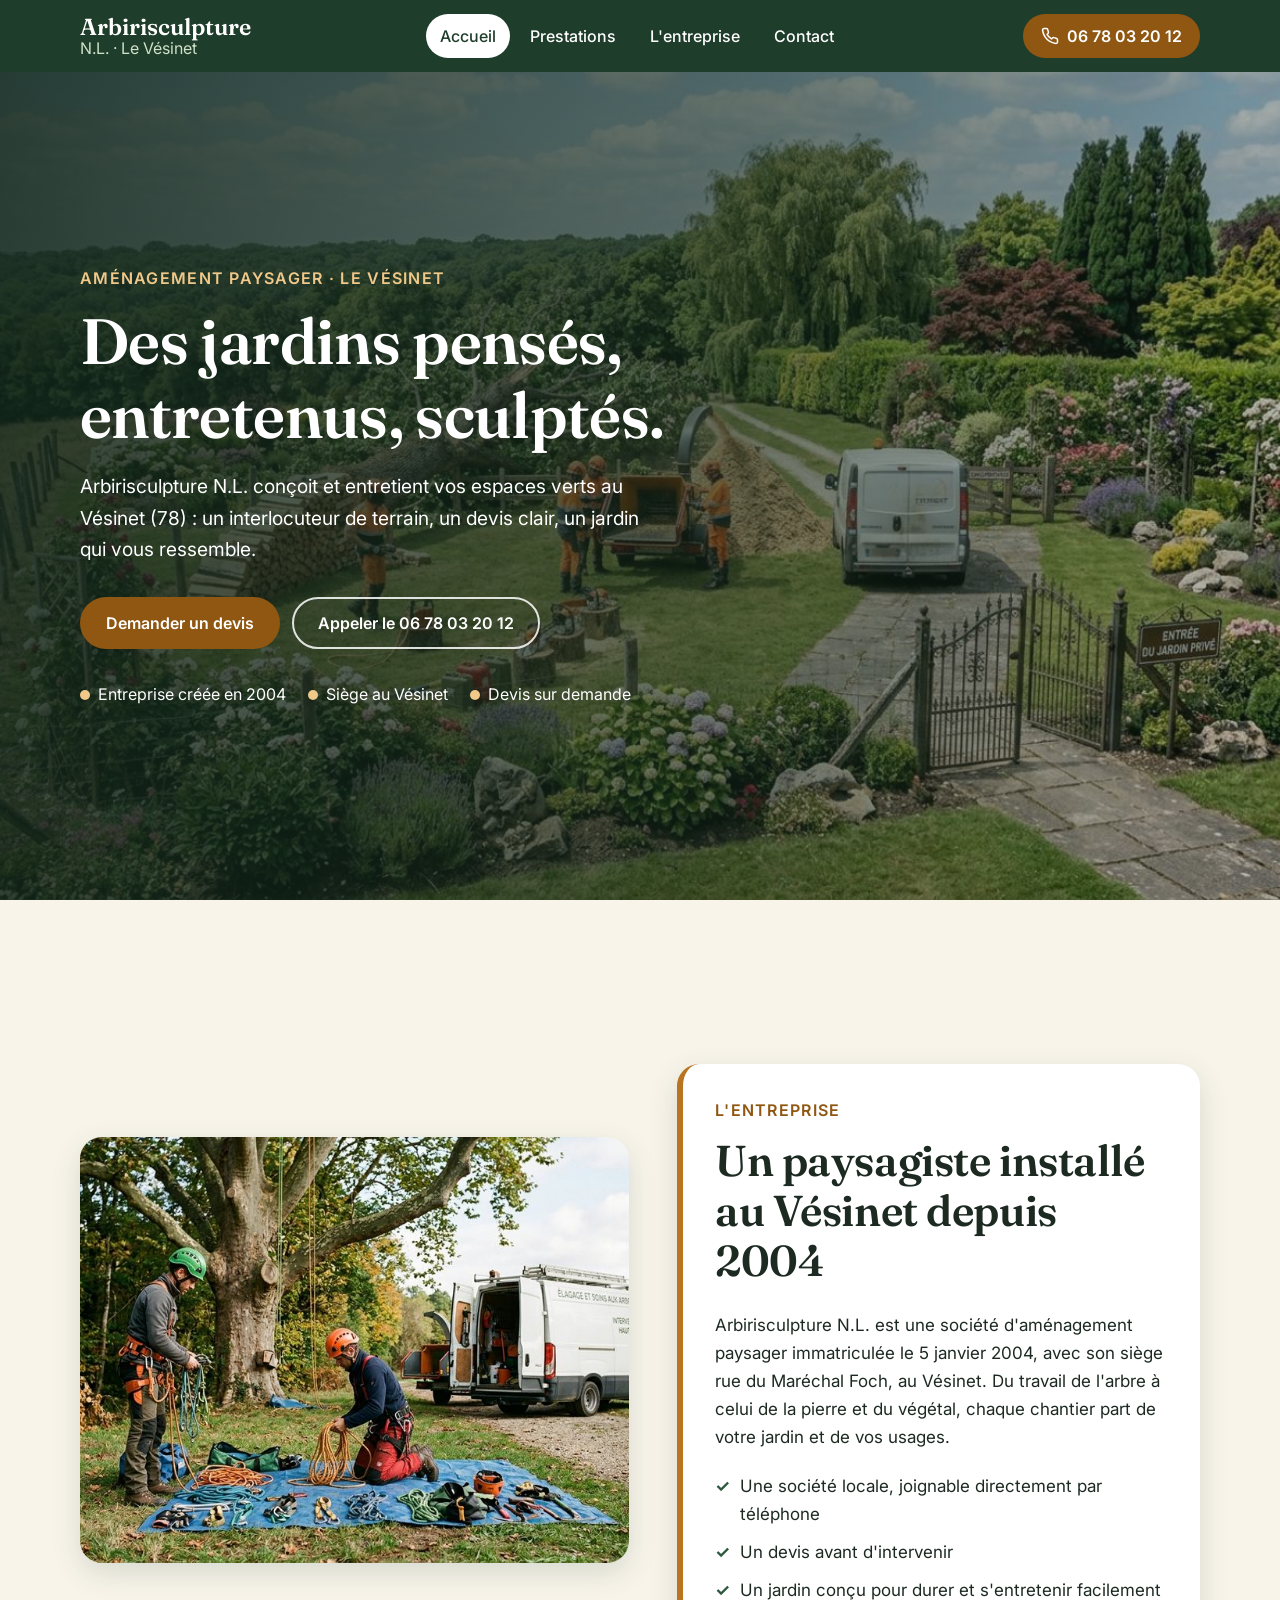
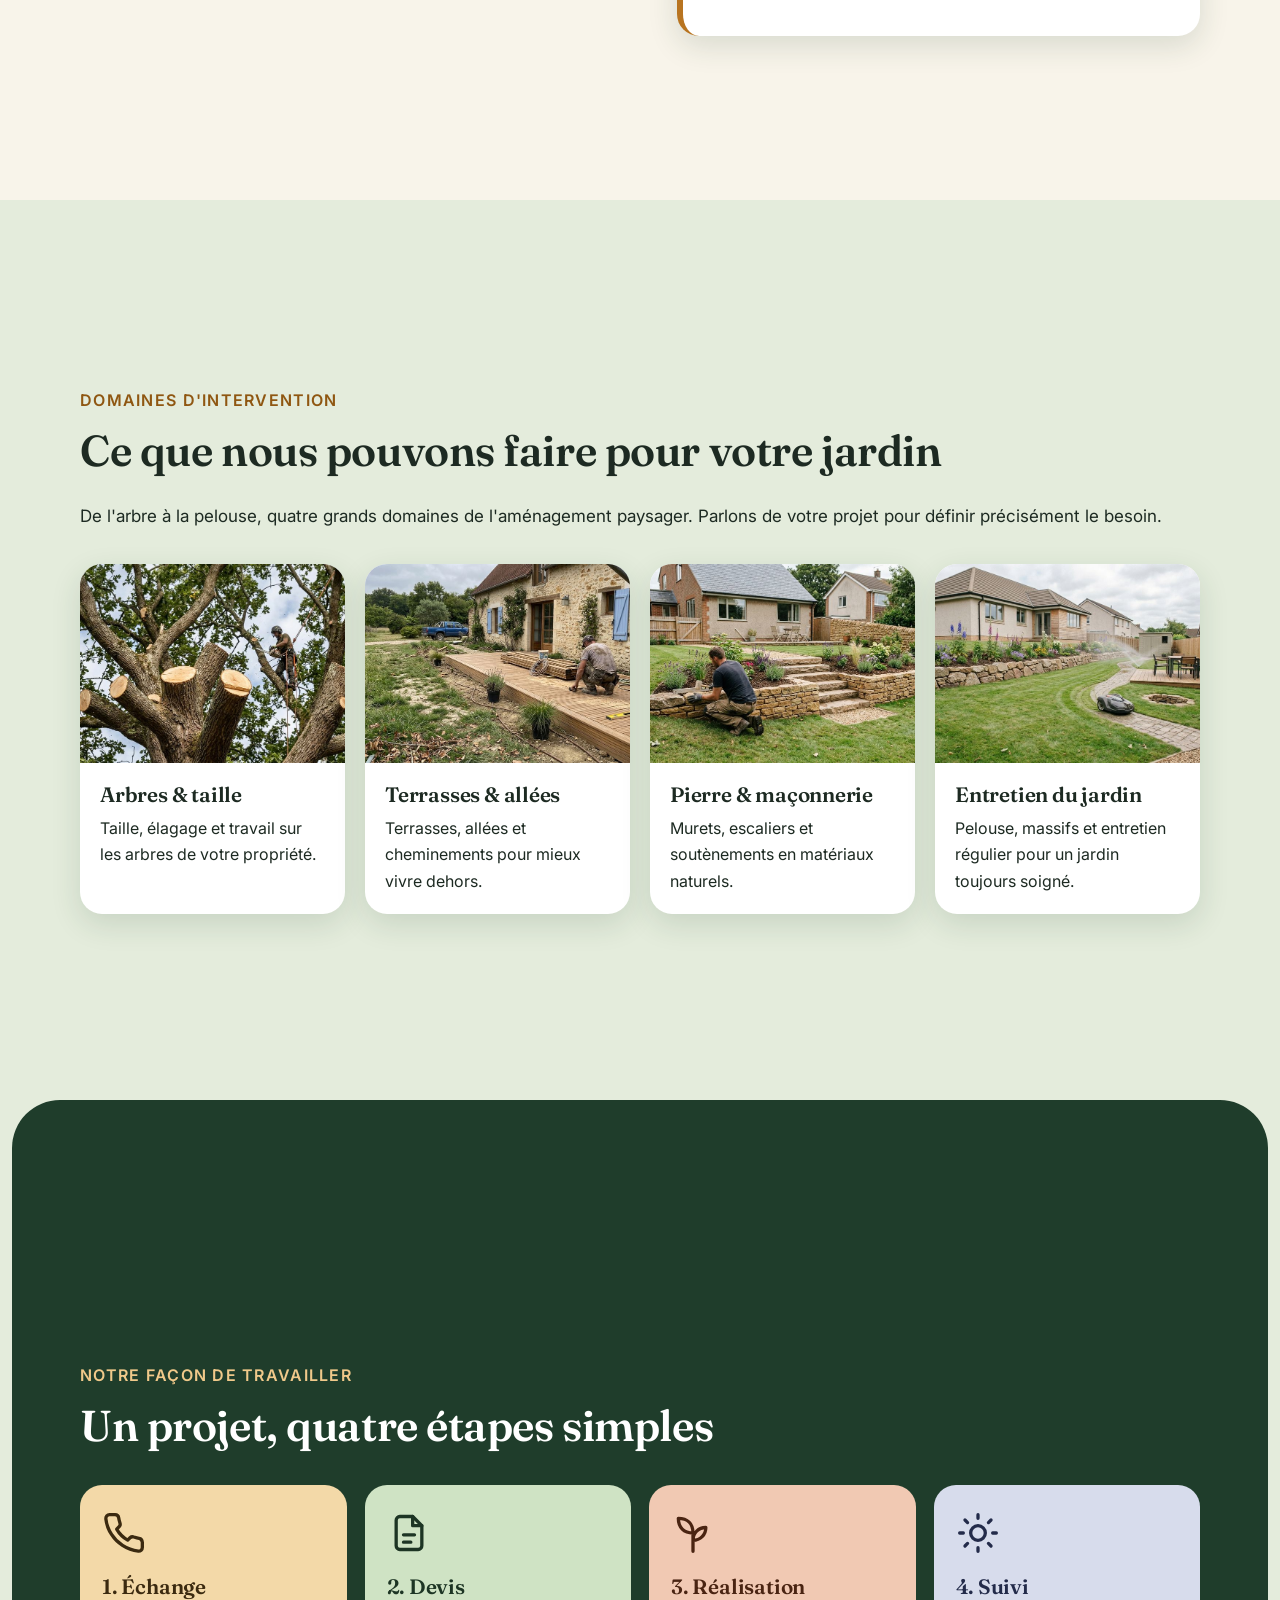
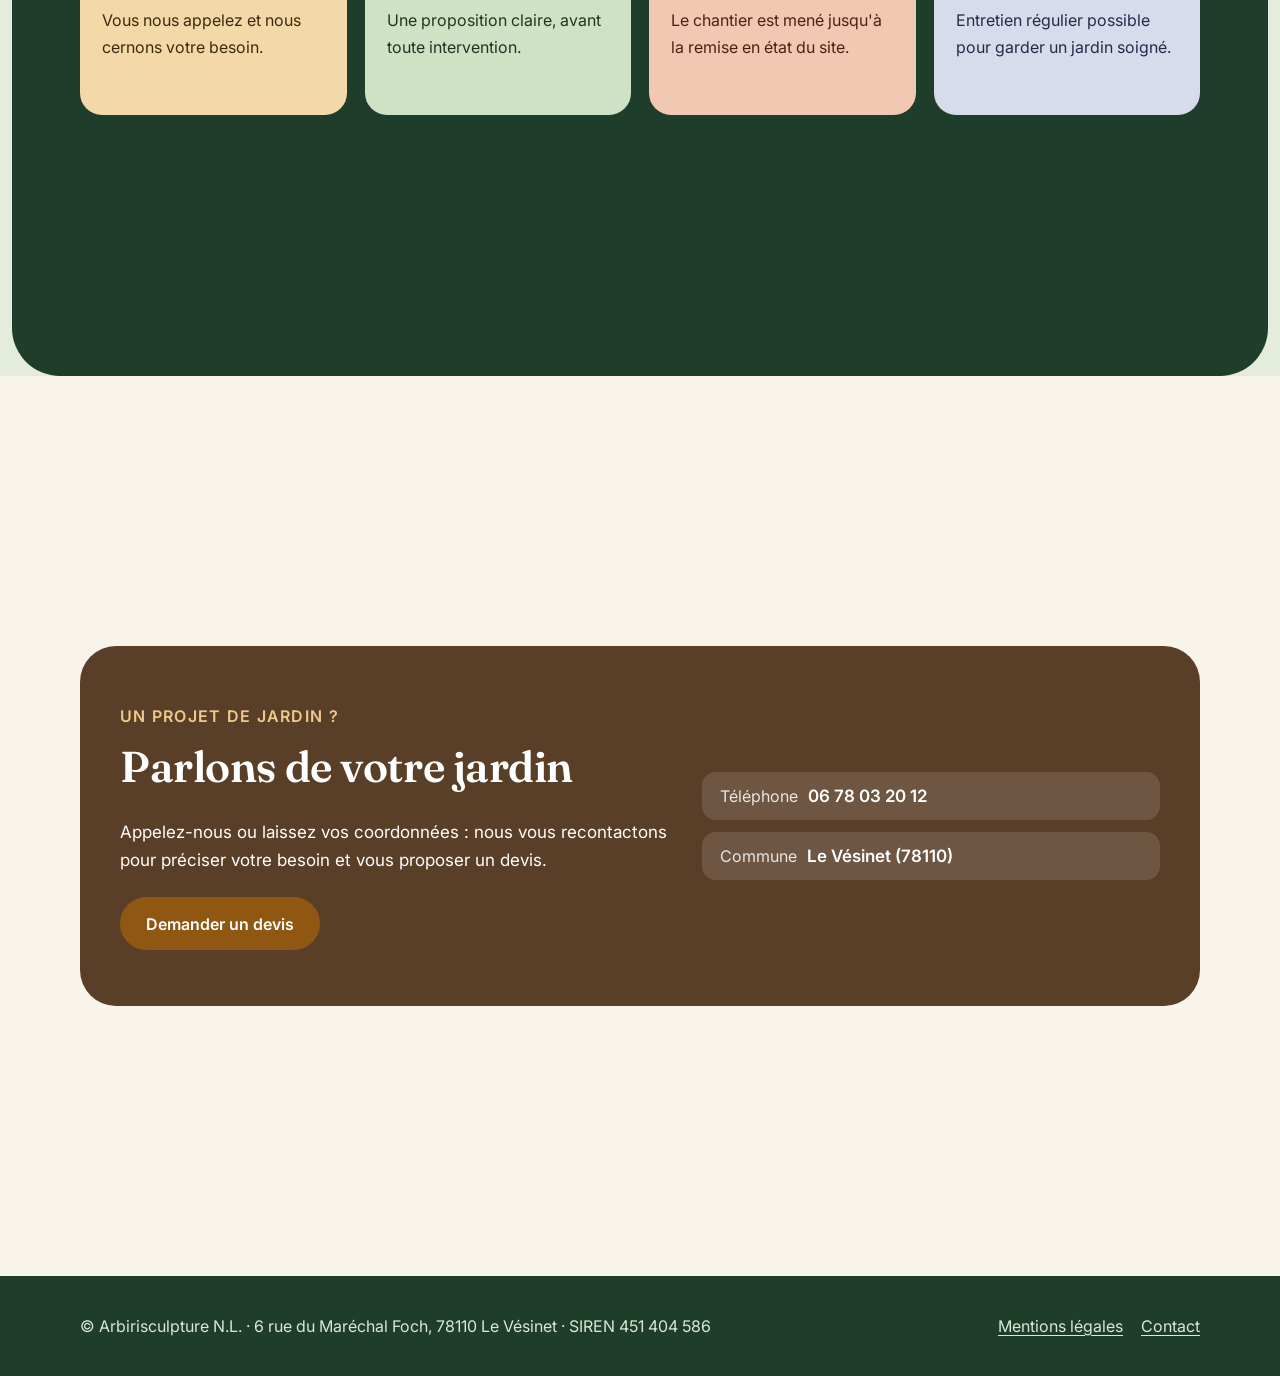
<file: index.html>
<!DOCTYPE html>
<html lang="fr">
<head>
<meta charset="utf-8">
<meta name="viewport" content="width=device-width, initial-scale=1">
<title>Arbirisculpture N.L. | Aménagement paysager au Vésinet</title>
<meta name="description" content="Arbirisculpture N.L., entreprise d'aménagement paysager installée au Vésinet (78) : création et entretien de jardins, terrasses, allées et espaces verts.">
<meta name="robots" content="noindex, nofollow">
<link rel="icon" href="data:image/svg+xml,%3Csvg xmlns='http://www.w3.org/2000/svg' viewBox='0 0 64 64'%3E%3Crect width='64' height='64' rx='14' fill='%231f3d2b'/%3E%3Cpath d='M32 50V30M32 30c-9 0-14-6-14-14 9 0 14 6 14 14zm0 6c8 0 12-5 12-12-8 0-12 5-12 12z' fill='none' stroke='%23f0c98a' stroke-width='4' stroke-linecap='round' stroke-linejoin='round'/%3E%3C/svg%3E">
<link rel="preconnect" href="https://fonts.googleapis.com"><link rel="preconnect" href="https://fonts.gstatic.com" crossorigin>
<link rel="stylesheet" href="https://fonts.googleapis.com/css2?family=Fraunces:wght@600&family=Inter:wght@400;500;600&display=swap">
<link rel="stylesheet" href="css/style.css">
</head>
<body>
<header class="site-header">
<div class="wrap nav">
<a class="logo" href="https://webaunet.github.io/arbirisculpture-nl/" aria-label="Arbirisculpture N.L., accueil"><b>Arbirisculpture</b><small>N.L. · Le Vésinet</small></a>
<nav aria-label="Navigation principale">
<ul class="menu" id="menu">
<li><a href="index.html" aria-current="page">Accueil</a></li>
<li><a href="prestations.html">Prestations</a></li>
<li><a href="entreprise.html">L'entreprise</a></li>
<li><a href="contact.html">Contact</a></li>
</ul>
</nav>
<div class="nav-r">
<a class="tel" href="tel:+33678032012" aria-label="Appeler le 06 78 03 20 12"><svg width="18" height="18" viewBox="0 0 24 24" fill="none" stroke="currentColor" stroke-width="2" stroke-linecap="round" stroke-linejoin="round" aria-hidden="true"><path d="M22 16.9v3a2 2 0 0 1-2.2 2 19.8 19.8 0 0 1-8.6-3.1 19.5 19.5 0 0 1-6-6A19.8 19.8 0 0 1 2.1 4.2 2 2 0 0 1 4.1 2h3a2 2 0 0 1 2 1.7c.1 1 .4 1.9.7 2.8a2 2 0 0 1-.5 2.1L8 9.9a16 16 0 0 0 6 6l1.3-1.3a2 2 0 0 1 2.1-.4c.9.3 1.8.6 2.8.7a2 2 0 0 1 1.7 2z"/></svg><span>06 78 03 20 12</span></a>
<button class="burger" type="button" aria-expanded="false" aria-controls="menu" aria-label="Ouvrir le menu"><span></span></button>
</div>
</div>
</header>

<main>
<section class="hero" aria-labelledby="t-hero">
<img src="images/jardin-equipe-entretien.jpg" alt="Équipe de paysagistes au travail dans un grand jardin fleuri avec allée dallée" width="1400" height="764" fetchpriority="high">
<div class="wrap">
<span class="eyebrow">Aménagement paysager · Le Vésinet</span>
<h1 id="t-hero">Des jardins pensés, entretenus, sculptés.</h1>
<p class="lead">Arbirisculpture N.L. conçoit et entretient vos espaces verts au Vésinet (78) : un interlocuteur de terrain, un devis clair, un jardin qui vous ressemble.</p>
<div class="actions">
<a class="btn btn-p" href="contact.html">Demander un devis</a>
<a class="btn btn-s" href="tel:+33678032012">Appeler le 06 78 03 20 12</a>
</div>
<ul class="puces"><li>Entreprise créée en 2004</li><li>Siège au Vésinet</li><li>Devis sur demande</li></ul>
</div>
</section>

<section class="sec intro" aria-labelledby="t-intro">
<div class="wrap duo">
<div class="photo"><img src="images/equipe-materiel-arboriste.jpg" alt="Arboristes grimpeurs équipés préparant leur matériel près d'un grand arbre" width="1000" height="545" loading="lazy"></div>
<div class="carte">
<span class="eyebrow">L'entreprise</span>
<h2 id="t-intro">Un paysagiste installé au Vésinet depuis 2004</h2>
<p>Arbirisculpture N.L. est une société d'aménagement paysager immatriculée le 5 janvier 2004, avec son siège rue du Maréchal Foch, au Vésinet. Du travail de l'arbre à celui de la pierre et du végétal, chaque chantier part de votre jardin et de vos usages.</p>
<ul class="faits"><li>Une société locale, joignable directement par téléphone</li><li>Un devis avant d'intervenir</li><li>Un jardin conçu pour durer et s'entretenir facilement</li></ul>
</div>
</div>
</section>

<section class="sec services" id="prestations" aria-labelledby="t-svc">
<div class="wrap">
<span class="eyebrow">Domaines d'intervention</span>
<h2 id="t-svc">Ce que nous pouvons faire pour votre jardin</h2>
<p>De l'arbre à la pelouse, quatre grands domaines de l'aménagement paysager. Parlons de votre projet pour définir précisément le besoin.</p>
<div class="grille">
<article class="svc"><img src="images/taille-reduction-arbre.jpg" alt="Arboriste en hauteur dans un chêne après une taille de réduction" width="1000" height="545" loading="lazy"><div><h3>Arbres &amp; taille</h3><p>Taille, élagage et travail sur les arbres de votre propriété.</p></div></article>
<article class="svc"><img src="images/terrasse-bois.jpg" alt="Pose d'une terrasse en bois devant une maison en pierre" width="1000" height="545" loading="lazy"><div><h3>Terrasses &amp; allées</h3><p>Terrasses, allées et cheminements pour mieux vivre dehors.</p></div></article>
<article class="svc"><img src="images/muret-pierre-seche.jpg" alt="Paysagiste montant un muret en pierre naturelle autour d'un massif" width="1000" height="545" loading="lazy"><div><h3>Pierre &amp; maçonnerie</h3><p>Murets, escaliers et soutènements en matériaux naturels.</p></div></article>
<article class="svc"><img src="images/pelouse-entretien.jpg" alt="Pelouse entretenue et massif fleuri dans un jardin de particulier" width="1000" height="545" loading="lazy"><div><h3>Entretien du jardin</h3><p>Pelouse, massifs et entretien régulier pour un jardin toujours soigné.</p></div></article>
</div>
</div>
</section>

<section class="band" aria-labelledby="t-et">
<div class="etapes"><div class="wrap sec">
<div>
<span class="eyebrow">Notre façon de travailler</span>
<h2 id="t-et">Un projet, quatre étapes simples</h2>
<ol class="cartes">
<li><svg viewBox="0 0 24 24" aria-hidden="true"><path d="M22 16.9v3a2 2 0 0 1-2.2 2 19.8 19.8 0 0 1-8.6-3.1 19.5 19.5 0 0 1-6-6A19.8 19.8 0 0 1 2.1 4.2 2 2 0 0 1 4.1 2h3a2 2 0 0 1 2 1.7c.1 1 .4 1.9.7 2.8a2 2 0 0 1-.5 2.1L8 9.9a16 16 0 0 0 6 6l1.3-1.3a2 2 0 0 1 2.1-.4c.9.3 1.8.6 2.8.7a2 2 0 0 1 1.7 2z"/></svg><h3>1. Échange</h3><p>Vous nous appelez et nous cernons votre besoin.</p></li>
<li><svg viewBox="0 0 24 24" aria-hidden="true"><path d="M14 3H7a2 2 0 0 0-2 2v14a2 2 0 0 0 2 2h10a2 2 0 0 0 2-2V8z"/><path d="M14 3v5h5M9 13h6M9 17h4"/></svg><h3>2. Devis</h3><p>Une proposition claire, avant toute intervention.</p></li>
<li><svg viewBox="0 0 24 24" aria-hidden="true"><path d="M12 22V12M12 12C7 12 4 9 4 4c5 0 8 3 8 8zm0 4c4 0 7-3 7-7-4 0-7 3-7 7z"/></svg><h3>3. Réalisation</h3><p>Le chantier est mené jusqu'à la remise en état du site.</p></li>
<li><svg viewBox="0 0 24 24" aria-hidden="true"><circle cx="12" cy="12" r="4"/><path d="M12 2v2M12 20v2M4.9 4.9l1.4 1.4M17.7 17.7l1.4 1.4M2 12h2M20 12h2M4.9 19.1l1.4-1.4M17.7 6.3l1.4-1.4"/></svg><h3>4. Suivi</h3><p>Entretien régulier possible pour garder un jardin soigné.</p></li>
</ol>
</div>
</div></div>
</section>

<section class="sec cta" aria-labelledby="t-cta">
<div class="wrap">
<div class="cta-box">
<div>
<span class="eyebrow">Un projet de jardin ?</span>
<h2 id="t-cta">Parlons de votre jardin</h2>
<p>Appelez-nous ou laissez vos coordonnées : nous vous recontactons pour préciser votre besoin et vous proposer un devis.</p>
<div class="actions" style="margin-top:1.4em"><a class="btn btn-p" href="contact.html">Demander un devis</a></div>
</div>
<ul>
<li><a href="tel:+33678032012"><span>Téléphone</span>06 78 03 20 12</a></li>
<li><a href="contact.html"><span>Commune</span>Le Vésinet (78110)</a></li>
</ul>
</div>
</div>
</section>
</main>

<footer class="site-footer">
<div class="wrap foot">
<p>© Arbirisculpture N.L. · 6 rue du Maréchal Foch, 78110 Le Vésinet · SIREN 451 404 586</p>
<nav aria-label="Pied de page"><a href="mentions-legales.html">Mentions légales</a><a href="contact.html">Contact</a></nav>
</div>
</footer>
<script src="js/main.js"></script>
</body>
</html>
</file>
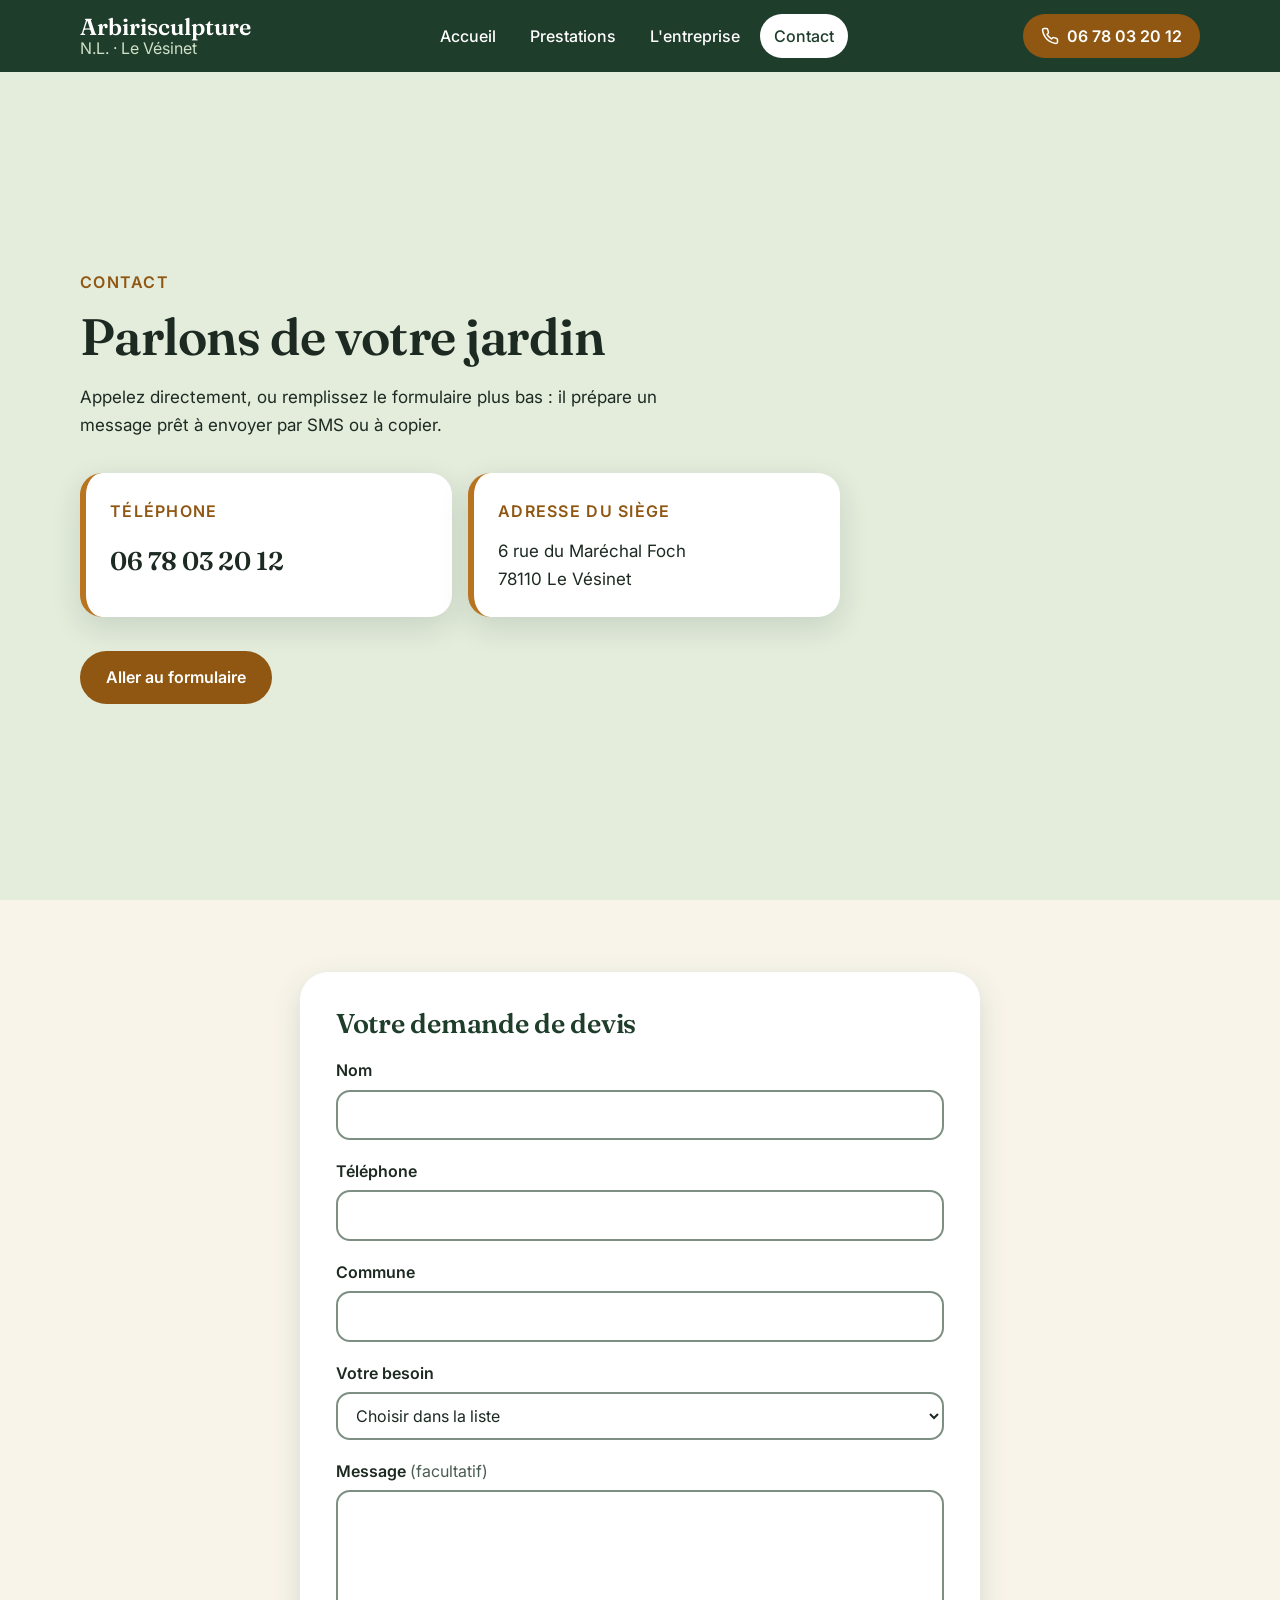
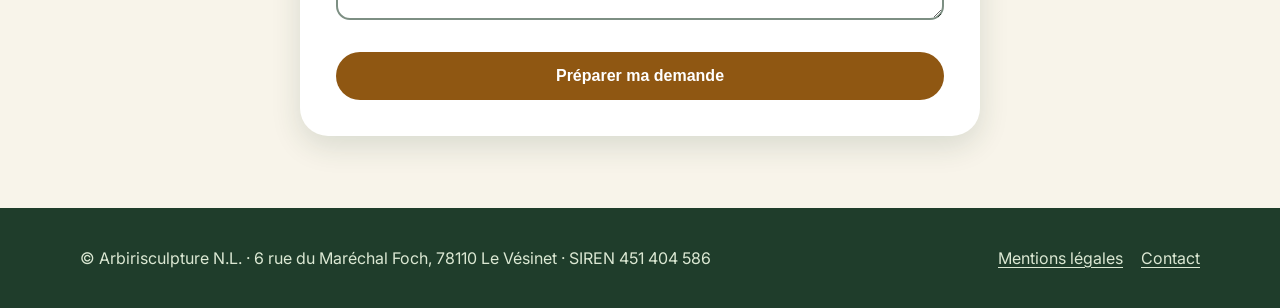
<file: contact.html>
<!DOCTYPE html>
<html lang="fr">
<head>
<meta charset="utf-8">
<meta name="viewport" content="width=device-width, initial-scale=1">
<title>Contact | Arbirisculpture N.L. au Vésinet</title>
<meta name="description" content="Contactez Arbirisculpture N.L., paysagiste au Vésinet (78) : formulaire de demande de devis et téléphone 06 78 03 20 12.">
<meta name="robots" content="noindex, nofollow">
<link rel="icon" href="data:image/svg+xml,%3Csvg xmlns='http://www.w3.org/2000/svg' viewBox='0 0 64 64'%3E%3Crect width='64' height='64' rx='14' fill='%231f3d2b'/%3E%3Cpath d='M32 50V30M32 30c-9 0-14-6-14-14 9 0 14 6 14 14zm0 6c8 0 12-5 12-12-8 0-12 5-12 12z' fill='none' stroke='%23f0c98a' stroke-width='4' stroke-linecap='round' stroke-linejoin='round'/%3E%3C/svg%3E">
<link rel="preconnect" href="https://fonts.googleapis.com"><link rel="preconnect" href="https://fonts.gstatic.com" crossorigin>
<link rel="stylesheet" href="https://fonts.googleapis.com/css2?family=Fraunces:wght@600&family=Inter:wght@400;500;600&display=swap">
<link rel="stylesheet" href="css/style.css">
</head>
<body>
<header class="site-header">
<div class="wrap nav">
<a class="logo" href="https://webaunet.github.io/arbirisculpture-nl/" aria-label="Arbirisculpture N.L., accueil"><b>Arbirisculpture</b><small>N.L. · Le Vésinet</small></a>
<nav aria-label="Navigation principale">
<ul class="menu" id="menu">
<li><a href="index.html">Accueil</a></li>
<li><a href="prestations.html">Prestations</a></li>
<li><a href="entreprise.html">L'entreprise</a></li>
<li><a href="contact.html" aria-current="page">Contact</a></li>
</ul>
</nav>
<div class="nav-r">
<a class="tel" href="tel:+33678032012" aria-label="Appeler le 06 78 03 20 12"><svg width="18" height="18" viewBox="0 0 24 24" fill="none" stroke="currentColor" stroke-width="2" stroke-linecap="round" stroke-linejoin="round" aria-hidden="true"><path d="M22 16.9v3a2 2 0 0 1-2.2 2 19.8 19.8 0 0 1-8.6-3.1 19.5 19.5 0 0 1-6-6A19.8 19.8 0 0 1 2.1 4.2 2 2 0 0 1 4.1 2h3a2 2 0 0 1 2 1.7c.1 1 .4 1.9.7 2.8a2 2 0 0 1-.5 2.1L8 9.9a16 16 0 0 0 6 6l1.3-1.3a2 2 0 0 1 2.1-.4c.9.3 1.8.6 2.8.7a2 2 0 0 1 1.7 2z"/></svg><span>06 78 03 20 12</span></a>
<button class="burger" type="button" aria-expanded="false" aria-controls="menu" aria-label="Ouvrir le menu"><span></span></button>
</div>
</div>
</header>

<main>
<section class="thead" aria-labelledby="t-ct">
<div class="wrap" style="display:block">
<span class="eyebrow">Contact</span>
<h1 id="t-ct" style="font-size:clamp(2rem,5vw,3.2rem);margin-bottom:.3em">Parlons de votre jardin</h1>
<p style="max-width:40rem">Appelez directement, ou remplissez le formulaire plus bas : il prépare un message prêt à envoyer par SMS ou à copier.</p>
<div class="cc">
<div class="carte"><span class="eyebrow">Téléphone</span><br><a class="tl" href="tel:+33678032012" style="font-family:Fraunces,Georgia,serif;font-size:1.6rem;font-weight:600;text-decoration:none;display:inline-flex;align-items:center;min-height:48px">06 78 03 20 12</a></div>
<div class="carte"><span class="eyebrow">Adresse du siège</span><p>6 rue du Maréchal Foch<br>78110 Le Vésinet</p></div>
</div>
<div class="actions" style="margin-top:2em"><a class="btn btn-p" href="#devis">Aller au formulaire</a></div>
</div>
</section>

<section class="form-sec" aria-labelledby="t-f">
<div class="wrap">
<form class="form-card" id="devis" novalidate aria-labelledby="t-f">
<h2 id="t-f">Votre demande de devis</h2>
<div class="fld"><label for="nom">Nom</label><input id="nom" name="nom" type="text" autocomplete="name" required aria-describedby="e-nom"><p class="err" id="e-nom" role="alert"></p></div>
<div class="fld"><label for="tel">Téléphone</label><input id="tel" name="tel" type="tel" autocomplete="tel" inputmode="tel" required aria-describedby="e-tel"><p class="err" id="e-tel" role="alert"></p></div>
<div class="fld"><label for="commune">Commune</label><input id="commune" name="commune" type="text" autocomplete="address-level2" required aria-describedby="e-commune"><p class="err" id="e-commune" role="alert"></p></div>
<div class="fld"><label for="besoin">Votre besoin</label><select id="besoin" name="besoin" required aria-describedby="e-besoin"><option value="">Choisir dans la liste</option><option>Création ou rénovation de jardin</option><option>Terrasse ou allée</option><option>Muret ou maçonnerie paysagère</option><option>Taille ou élagage d'arbres</option><option>Entretien régulier du jardin</option><option>Autre demande</option></select><p class="err" id="e-besoin" role="alert"></p></div>
<div class="fld"><label for="message">Message <span class="opt">(facultatif)</span></label><textarea id="message" name="message" rows="4" autocomplete="off"></textarea></div>
<button class="btn btn-p" type="submit">Préparer ma demande</button>
<div class="recap" id="recap" hidden tabindex="-1" aria-live="polite">
<h3>Votre demande est prête</h3>
<p>Aucun message n'est parti pour l'instant. Choisissez comment l'envoyer.</p>
<pre id="recap-txt"></pre>
<div class="actions"><a class="btn btn-p" id="r-sms" href="sms:+33678032012">Envoyer par SMS</a><button class="btn btn-c" id="r-copy" type="button">Copier</button><a class="btn btn-v" href="tel:+33678032012">Appeler</a></div>
<p id="r-ok" role="status" style="margin-top:12px"></p>
</div>
</form>
</div>
</section>
</main>

<footer class="site-footer">
<div class="wrap foot">
<p>© Arbirisculpture N.L. · 6 rue du Maréchal Foch, 78110 Le Vésinet · SIREN 451 404 586</p>
<nav aria-label="Pied de page"><a href="mentions-legales.html">Mentions légales</a><a href="contact.html">Contact</a></nav>
</div>
</footer>
<script src="js/main.js"></script>
</body>
</html>
</file>
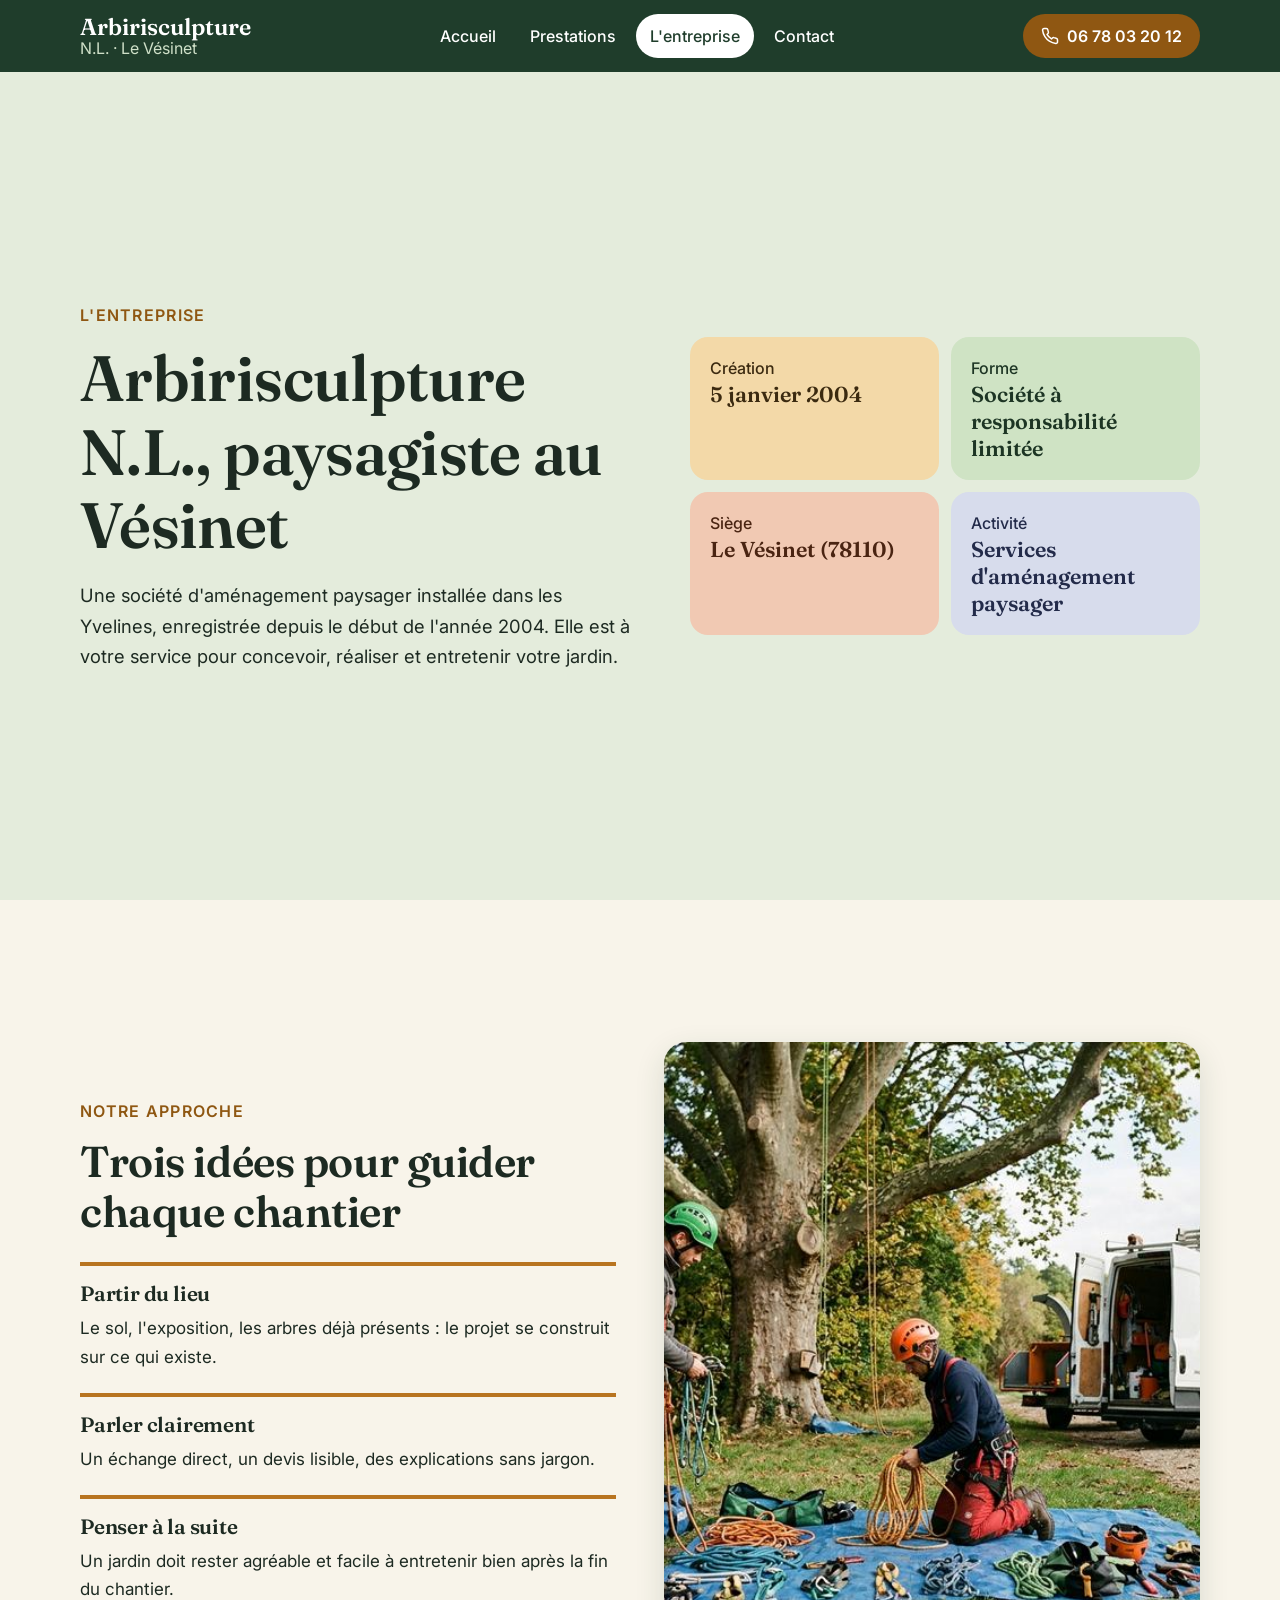
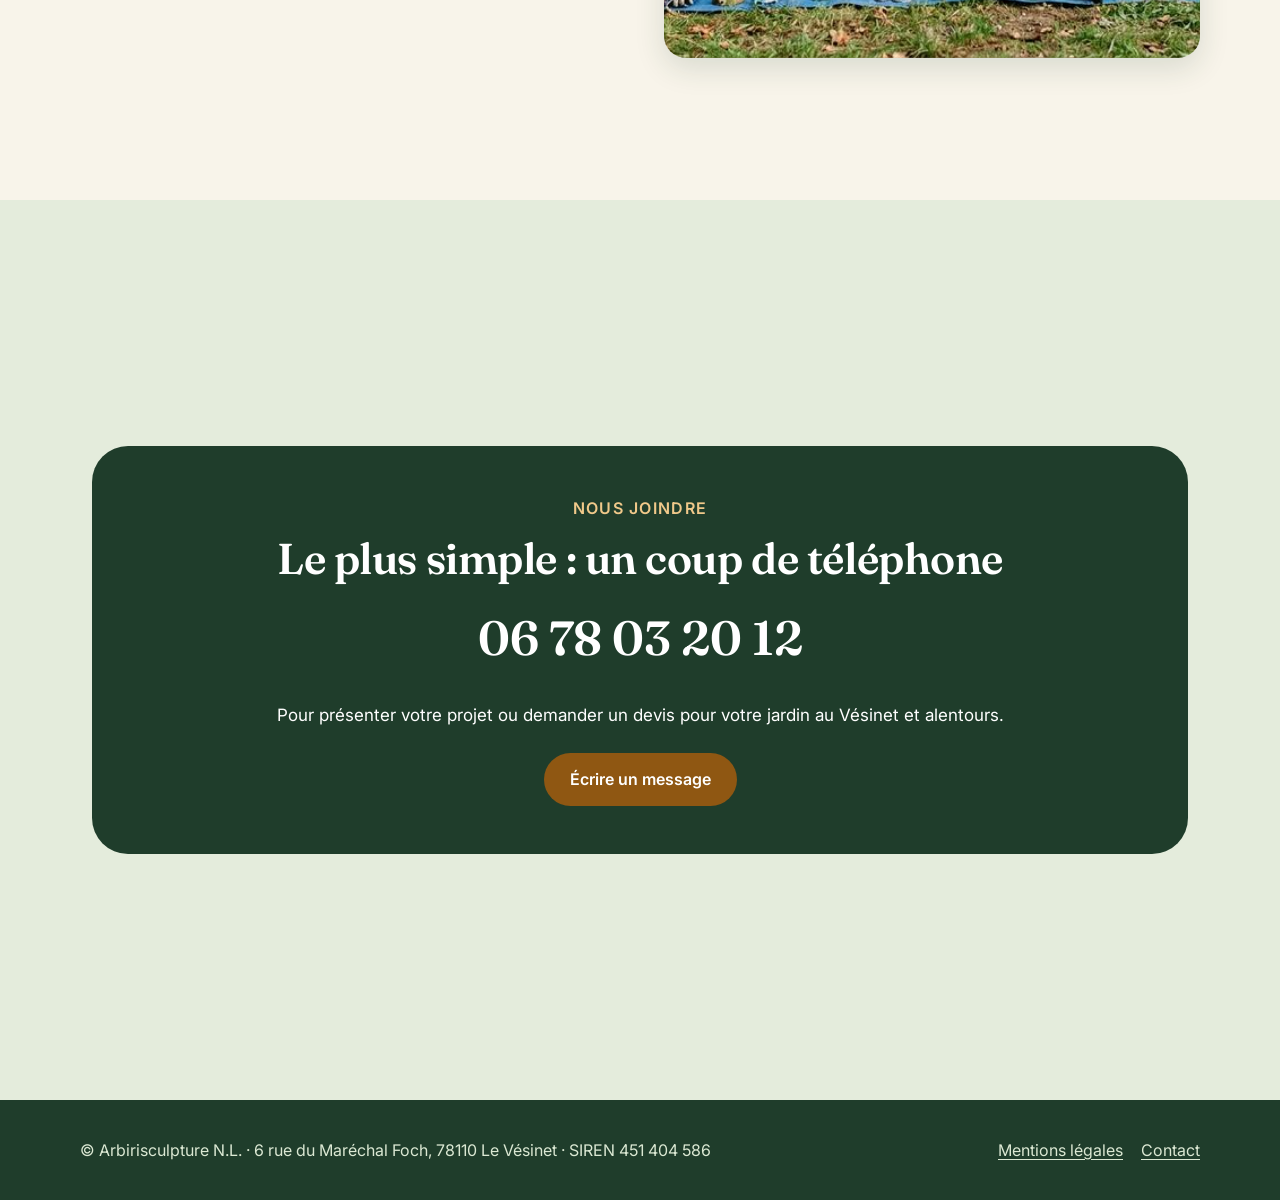
<file: entreprise.html>
<!DOCTYPE html>
<html lang="fr">
<head>
<meta charset="utf-8">
<meta name="viewport" content="width=device-width, initial-scale=1">
<title>L'entreprise | Arbirisculpture N.L. au Vésinet</title>
<meta name="description" content="Arbirisculpture N.L. : société d'aménagement paysager créée en 2004, siège au Vésinet (78). Présentation et coordonnées.">
<meta name="robots" content="noindex, nofollow">
<link rel="icon" href="data:image/svg+xml,%3Csvg xmlns='http://www.w3.org/2000/svg' viewBox='0 0 64 64'%3E%3Crect width='64' height='64' rx='14' fill='%231f3d2b'/%3E%3Cpath d='M32 50V30M32 30c-9 0-14-6-14-14 9 0 14 6 14 14zm0 6c8 0 12-5 12-12-8 0-12 5-12 12z' fill='none' stroke='%23f0c98a' stroke-width='4' stroke-linecap='round' stroke-linejoin='round'/%3E%3C/svg%3E">
<link rel="preconnect" href="https://fonts.googleapis.com"><link rel="preconnect" href="https://fonts.gstatic.com" crossorigin>
<link rel="stylesheet" href="https://fonts.googleapis.com/css2?family=Fraunces:wght@600&family=Inter:wght@400;500;600&display=swap">
<link rel="stylesheet" href="css/style.css">
</head>
<body>
<header class="site-header">
<div class="wrap nav">
<a class="logo" href="https://webaunet.github.io/arbirisculpture-nl/" aria-label="Arbirisculpture N.L., accueil"><b>Arbirisculpture</b><small>N.L. · Le Vésinet</small></a>
<nav aria-label="Navigation principale">
<ul class="menu" id="menu">
<li><a href="index.html">Accueil</a></li>
<li><a href="prestations.html">Prestations</a></li>
<li><a href="entreprise.html" aria-current="page">L'entreprise</a></li>
<li><a href="contact.html">Contact</a></li>
</ul>
</nav>
<div class="nav-r">
<a class="tel" href="tel:+33678032012" aria-label="Appeler le 06 78 03 20 12"><svg width="18" height="18" viewBox="0 0 24 24" fill="none" stroke="currentColor" stroke-width="2" stroke-linecap="round" stroke-linejoin="round" aria-hidden="true"><path d="M22 16.9v3a2 2 0 0 1-2.2 2 19.8 19.8 0 0 1-8.6-3.1 19.5 19.5 0 0 1-6-6A19.8 19.8 0 0 1 2.1 4.2 2 2 0 0 1 4.1 2h3a2 2 0 0 1 2 1.7c.1 1 .4 1.9.7 2.8a2 2 0 0 1-.5 2.1L8 9.9a16 16 0 0 0 6 6l1.3-1.3a2 2 0 0 1 2.1-.4c.9.3 1.8.6 2.8.7a2 2 0 0 1 1.7 2z"/></svg><span>06 78 03 20 12</span></a>
<button class="burger" type="button" aria-expanded="false" aria-controls="menu" aria-label="Ouvrir le menu"><span></span></button>
</div>
</div>
</header>

<main>
<section class="thead" aria-labelledby="t-e">
<div class="wrap">
<div>
<span class="eyebrow">L'entreprise</span>
<h1 id="t-e">Arbirisculpture N.L., paysagiste au Vésinet</h1>
<p class="lead" style="font-size:1.15rem;margin-top:1em">Une société d'aménagement paysager installée dans les Yvelines, enregistrée depuis le début de l'année 2004. Elle est à votre service pour concevoir, réaliser et entretenir votre jardin.</p>
</div>
<dl class="fiche">
<div><dt>Création</dt><dd>5 janvier 2004</dd></div>
<div><dt>Forme</dt><dd>Société à responsabilité limitée</dd></div>
<div><dt>Siège</dt><dd>Le Vésinet (78110)</dd></div>
<div><dt>Activité</dt><dd>Services d'aménagement paysager</dd></div>
</dl>
</div>
</section>

<section class="sec bg-creme" aria-labelledby="t-a">
<div class="wrap split">
<div>
<span class="eyebrow">Notre approche</span>
<h2 id="t-a">Trois idées pour guider chaque chantier</h2>
<div class="princ" style="grid-template-columns:1fr;margin-top:1.4em;gap:22px">
<div><h3>Partir du lieu</h3><p>Le sol, l'exposition, les arbres déjà présents : le projet se construit sur ce qui existe.</p></div>
<div><h3>Parler clairement</h3><p>Un échange direct, un devis lisible, des explications sans jargon.</p></div>
<div><h3>Penser à la suite</h3><p>Un jardin doit rester agréable et facile à entretenir bien après la fin du chantier.</p></div>
</div>
</div>
<div class="photo" style="aspect-ratio:4/4.6"><img src="images/equipe-materiel-arboriste.jpg" alt="Deux arboristes équipés préparant leur matériel au pied d'un grand arbre" width="1000" height="545" loading="lazy"></div>
</div>
</section>

<section class="sec bg-sauge" aria-labelledby="t-c" style="align-items:center">
<div class="wrap" style="width:min(1120px,100% - 0px)">
<div class="bigtel">
<span class="eyebrow">Nous joindre</span>
<h2 id="t-c" style="margin-bottom:.1em">Le plus simple : un coup de téléphone</h2>
<a class="num" href="tel:+33678032012">06 78 03 20 12</a>
<p>Pour présenter votre projet ou demander un devis pour votre jardin au Vésinet et alentours.</p>
<div class="actions" style="justify-content:center;margin-top:1.4em"><a class="btn btn-p" href="contact.html">Écrire un message</a></div>
</div>
</div>
</section>
</main>

<footer class="site-footer">
<div class="wrap foot">
<p>© Arbirisculpture N.L. · 6 rue du Maréchal Foch, 78110 Le Vésinet · SIREN 451 404 586</p>
<nav aria-label="Pied de page"><a href="mentions-legales.html">Mentions légales</a><a href="contact.html">Contact</a></nav>
</div>
</footer>
<script src="js/main.js"></script>
</body>
</html>
</file>
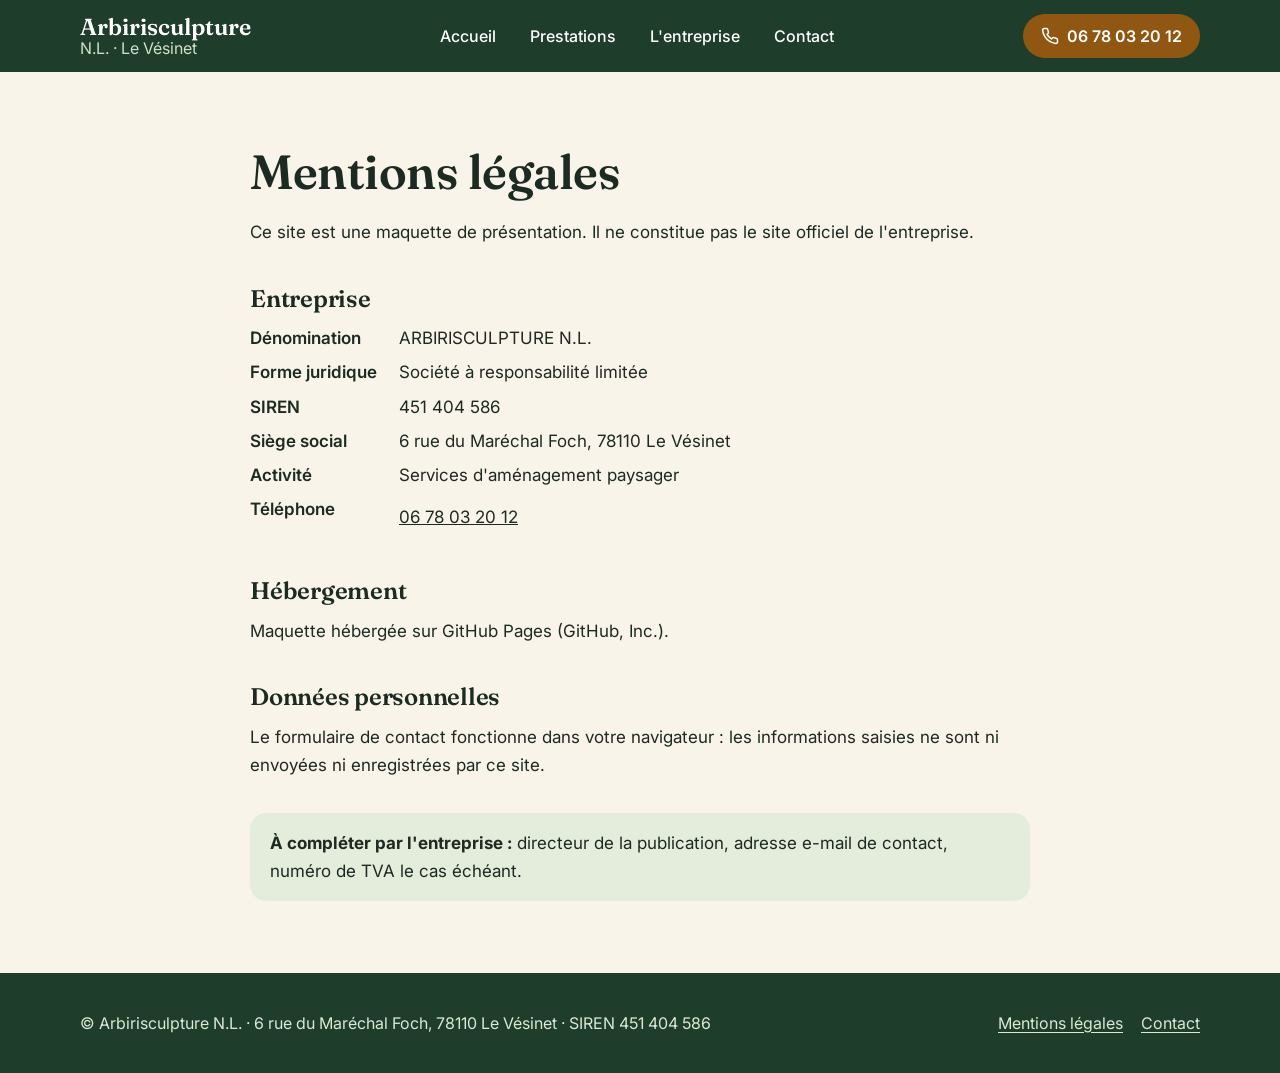
<file: mentions-legales.html>
<!DOCTYPE html>
<html lang="fr">
<head>
<meta charset="utf-8">
<meta name="viewport" content="width=device-width, initial-scale=1">
<title>Mentions légales | Arbirisculpture N.L. au Vésinet</title>
<meta name="description" content="Mentions légales de la maquette du site d'Arbirisculpture N.L., société d'aménagement paysager au Vésinet (78).">
<meta name="robots" content="noindex, nofollow">
<link rel="icon" href="data:image/svg+xml,%3Csvg xmlns='http://www.w3.org/2000/svg' viewBox='0 0 64 64'%3E%3Crect width='64' height='64' rx='14' fill='%231f3d2b'/%3E%3Cpath d='M32 50V30M32 30c-9 0-14-6-14-14 9 0 14 6 14 14zm0 6c8 0 12-5 12-12-8 0-12 5-12 12z' fill='none' stroke='%23f0c98a' stroke-width='4' stroke-linecap='round' stroke-linejoin='round'/%3E%3C/svg%3E">
<link rel="preconnect" href="https://fonts.googleapis.com"><link rel="preconnect" href="https://fonts.gstatic.com" crossorigin>
<link rel="stylesheet" href="https://fonts.googleapis.com/css2?family=Fraunces:wght@600&family=Inter:wght@400;500;600&display=swap">
<link rel="stylesheet" href="css/style.css">
</head>
<body>
<header class="site-header">
<div class="wrap nav">
<a class="logo" href="https://webaunet.github.io/arbirisculpture-nl/" aria-label="Arbirisculpture N.L., accueil"><b>Arbirisculpture</b><small>N.L. · Le Vésinet</small></a>
<nav aria-label="Navigation principale">
<ul class="menu" id="menu">
<li><a href="index.html">Accueil</a></li>
<li><a href="prestations.html">Prestations</a></li>
<li><a href="entreprise.html">L'entreprise</a></li>
<li><a href="contact.html">Contact</a></li>
</ul>
</nav>
<div class="nav-r">
<a class="tel" href="tel:+33678032012" aria-label="Appeler le 06 78 03 20 12"><svg width="18" height="18" viewBox="0 0 24 24" fill="none" stroke="currentColor" stroke-width="2" stroke-linecap="round" stroke-linejoin="round" aria-hidden="true"><path d="M22 16.9v3a2 2 0 0 1-2.2 2 19.8 19.8 0 0 1-8.6-3.1 19.5 19.5 0 0 1-6-6A19.8 19.8 0 0 1 2.1 4.2 2 2 0 0 1 4.1 2h3a2 2 0 0 1 2 1.7c.1 1 .4 1.9.7 2.8a2 2 0 0 1-.5 2.1L8 9.9a16 16 0 0 0 6 6l1.3-1.3a2 2 0 0 1 2.1-.4c.9.3 1.8.6 2.8.7a2 2 0 0 1 1.7 2z"/></svg><span>06 78 03 20 12</span></a>
<button class="burger" type="button" aria-expanded="false" aria-controls="menu" aria-label="Ouvrir le menu"><span></span></button>
</div>
</div>
</header>

<main>
<section class="sec bg-creme" style="min-height:calc(100svh - var(--h));align-items:flex-start" aria-labelledby="t-m">
<div class="wrap legal">
<h1 id="t-m" style="font-size:clamp(2rem,5vw,3rem)">Mentions légales</h1>
<p>Ce site est une maquette de présentation. Il ne constitue pas le site officiel de l'entreprise.</p>
<h2>Entreprise</h2>
<dl>
<dt>Dénomination</dt><dd>ARBIRISCULPTURE N.L.</dd>
<dt>Forme juridique</dt><dd>Société à responsabilité limitée</dd>
<dt>SIREN</dt><dd>451 404 586</dd>
<dt>Siège social</dt><dd>6 rue du Maréchal Foch, 78110 Le Vésinet</dd>
<dt>Activité</dt><dd>Services d'aménagement paysager</dd>
<dt>Téléphone</dt><dd><a href="tel:+33678032012">06 78 03 20 12</a></dd>
</dl>
<h2>Hébergement</h2>
<p>Maquette hébergée sur GitHub Pages (GitHub, Inc.).</p>
<h2>Données personnelles</h2>
<p>Le formulaire de contact fonctionne dans votre navigateur : les informations saisies ne sont ni envoyées ni enregistrées par ce site.</p>
<div class="note"><p><strong>À compléter par l'entreprise :</strong> directeur de la publication, adresse e-mail de contact, numéro de TVA le cas échéant.</p></div>
</div>
</section>
</main>

<footer class="site-footer">
<div class="wrap foot">
<p>© Arbirisculpture N.L. · 6 rue du Maréchal Foch, 78110 Le Vésinet · SIREN 451 404 586</p>
<nav aria-label="Pied de page"><a href="mentions-legales.html">Mentions légales</a><a href="contact.html">Contact</a></nav>
</div>
</footer>
<script src="js/main.js"></script>
</body>
</html>
</file>
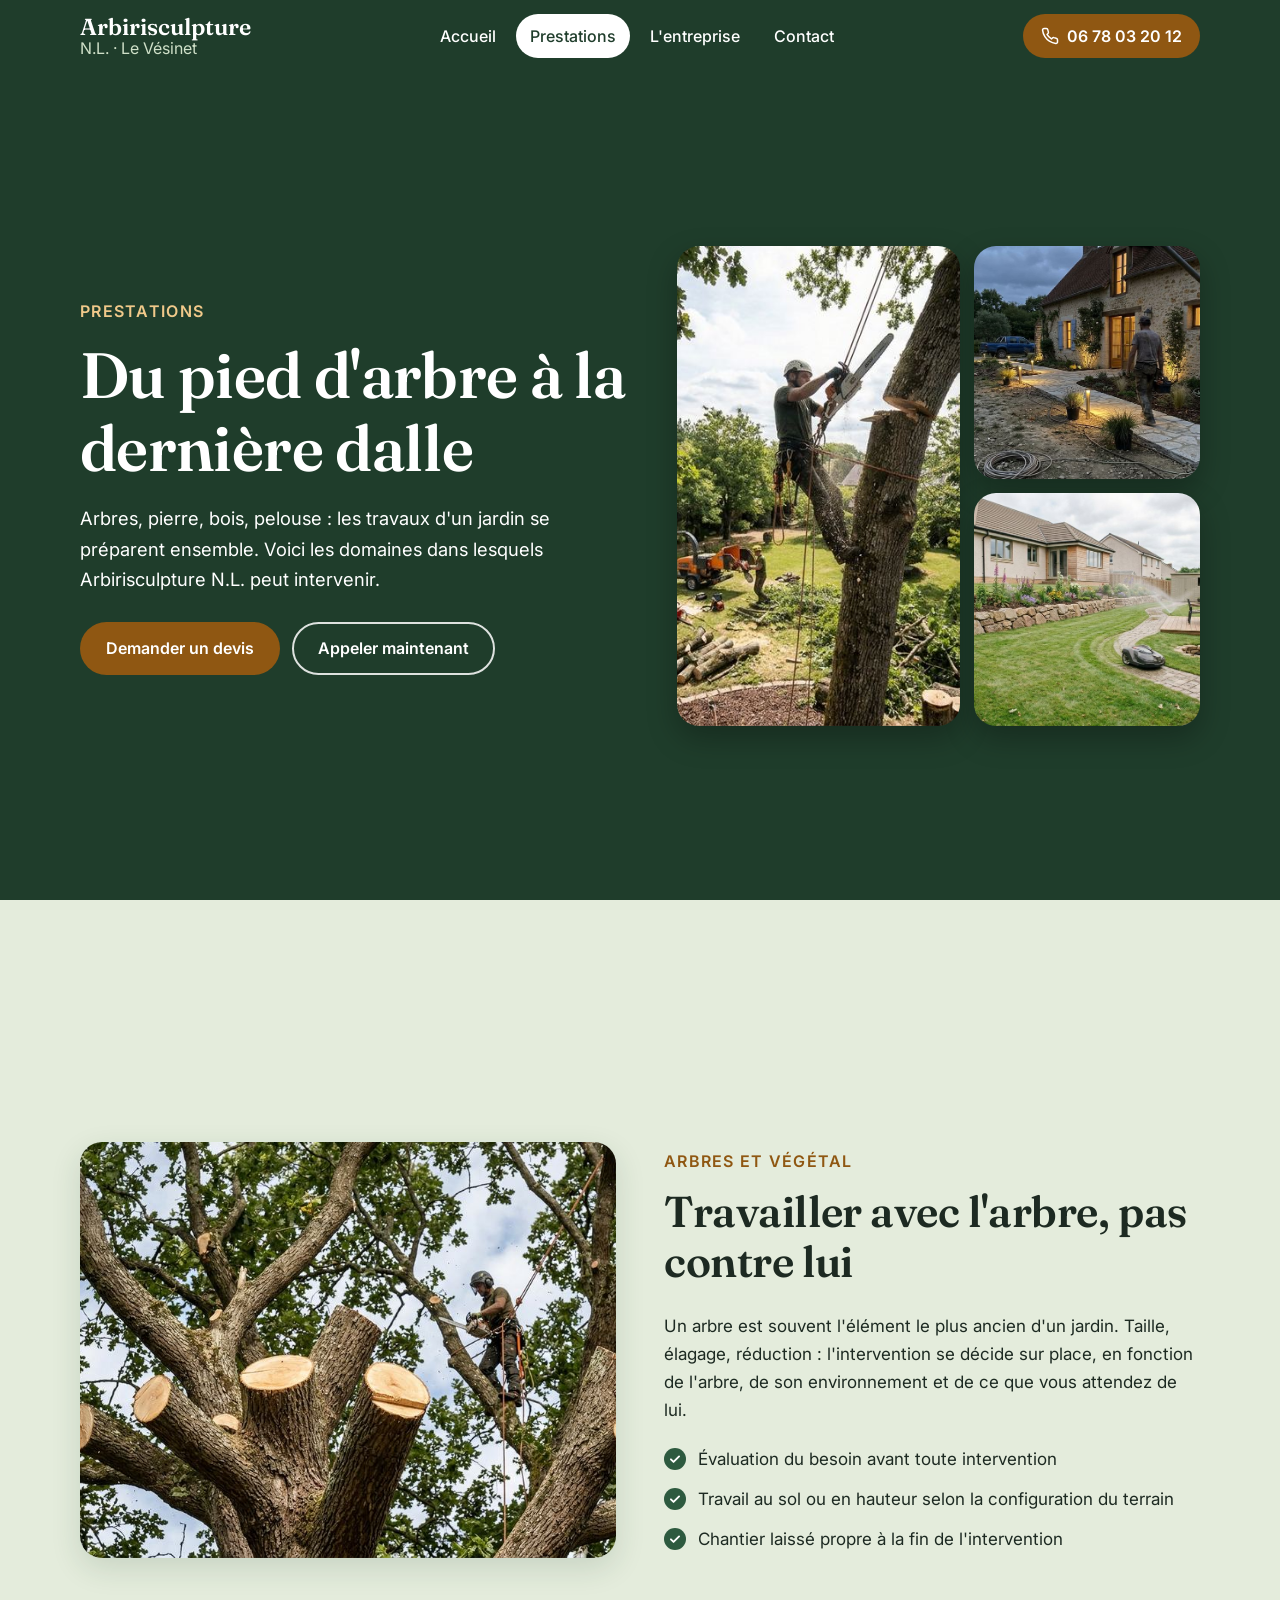
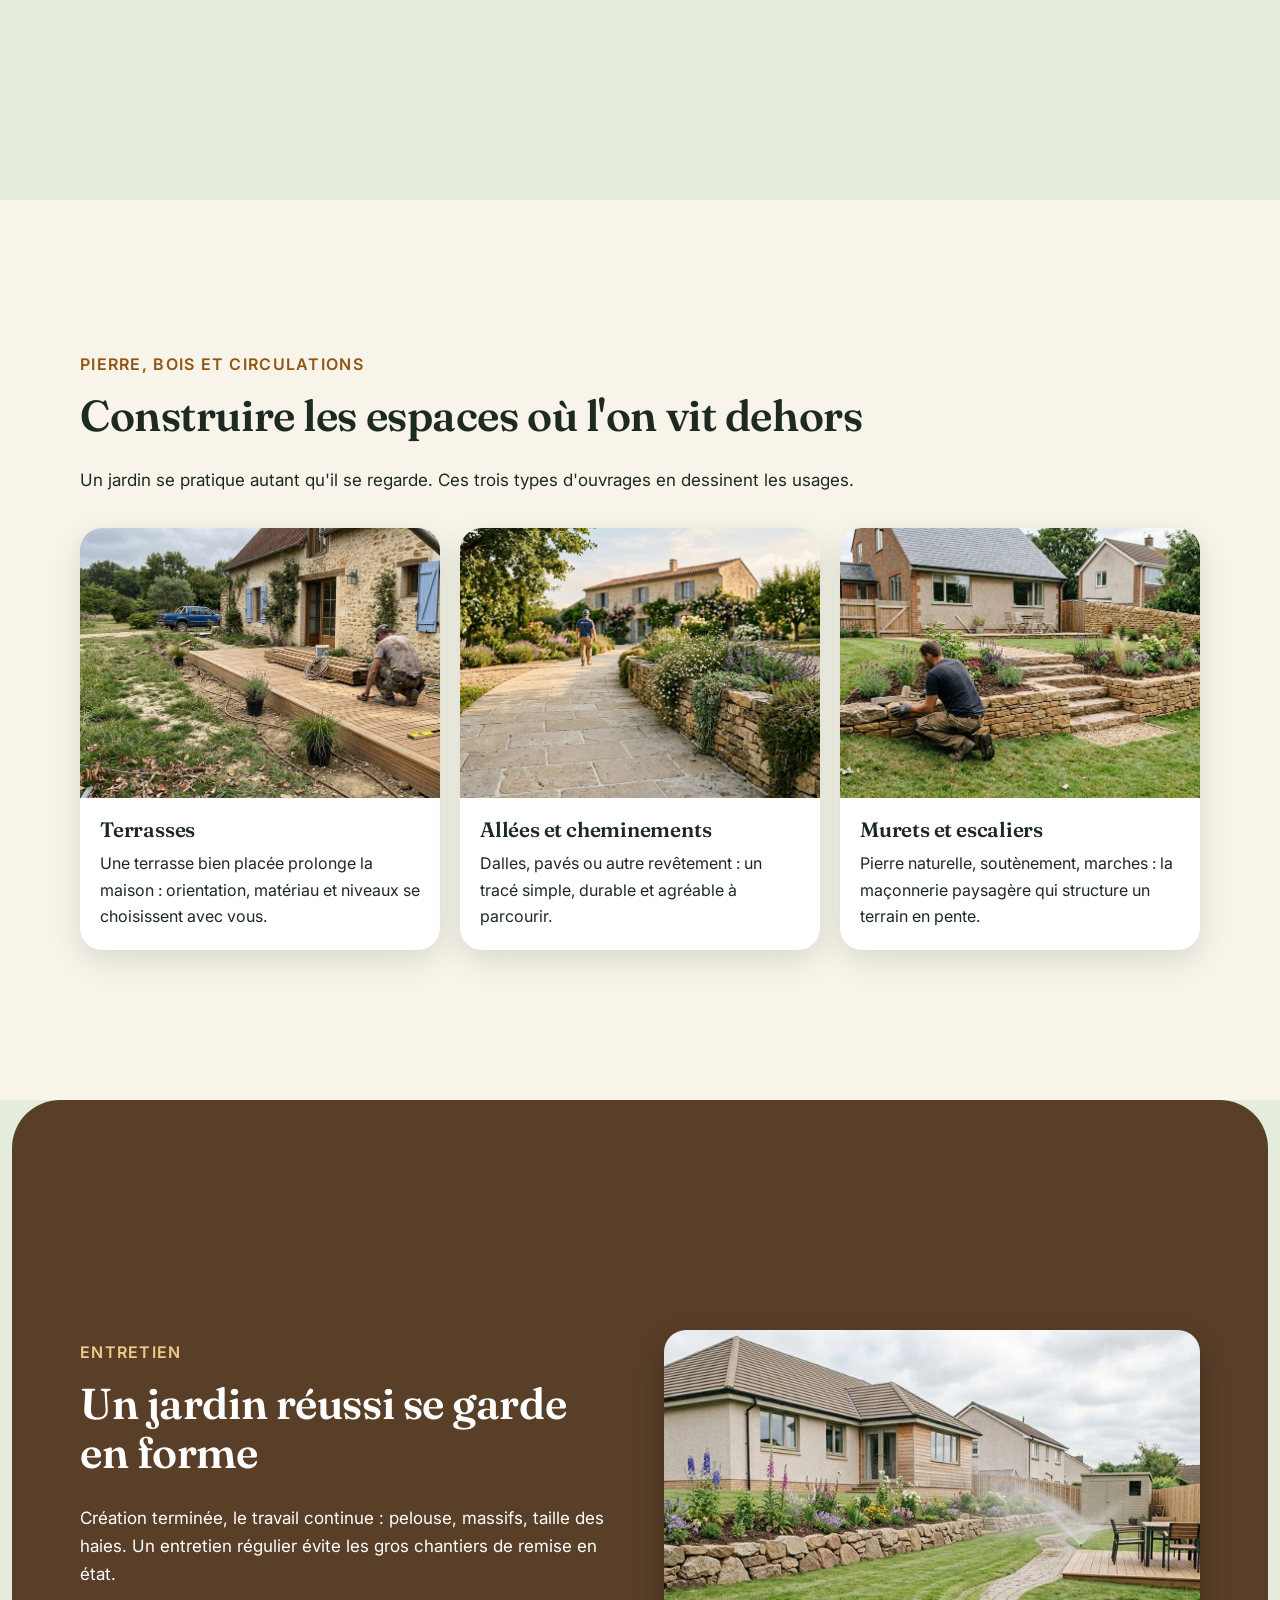
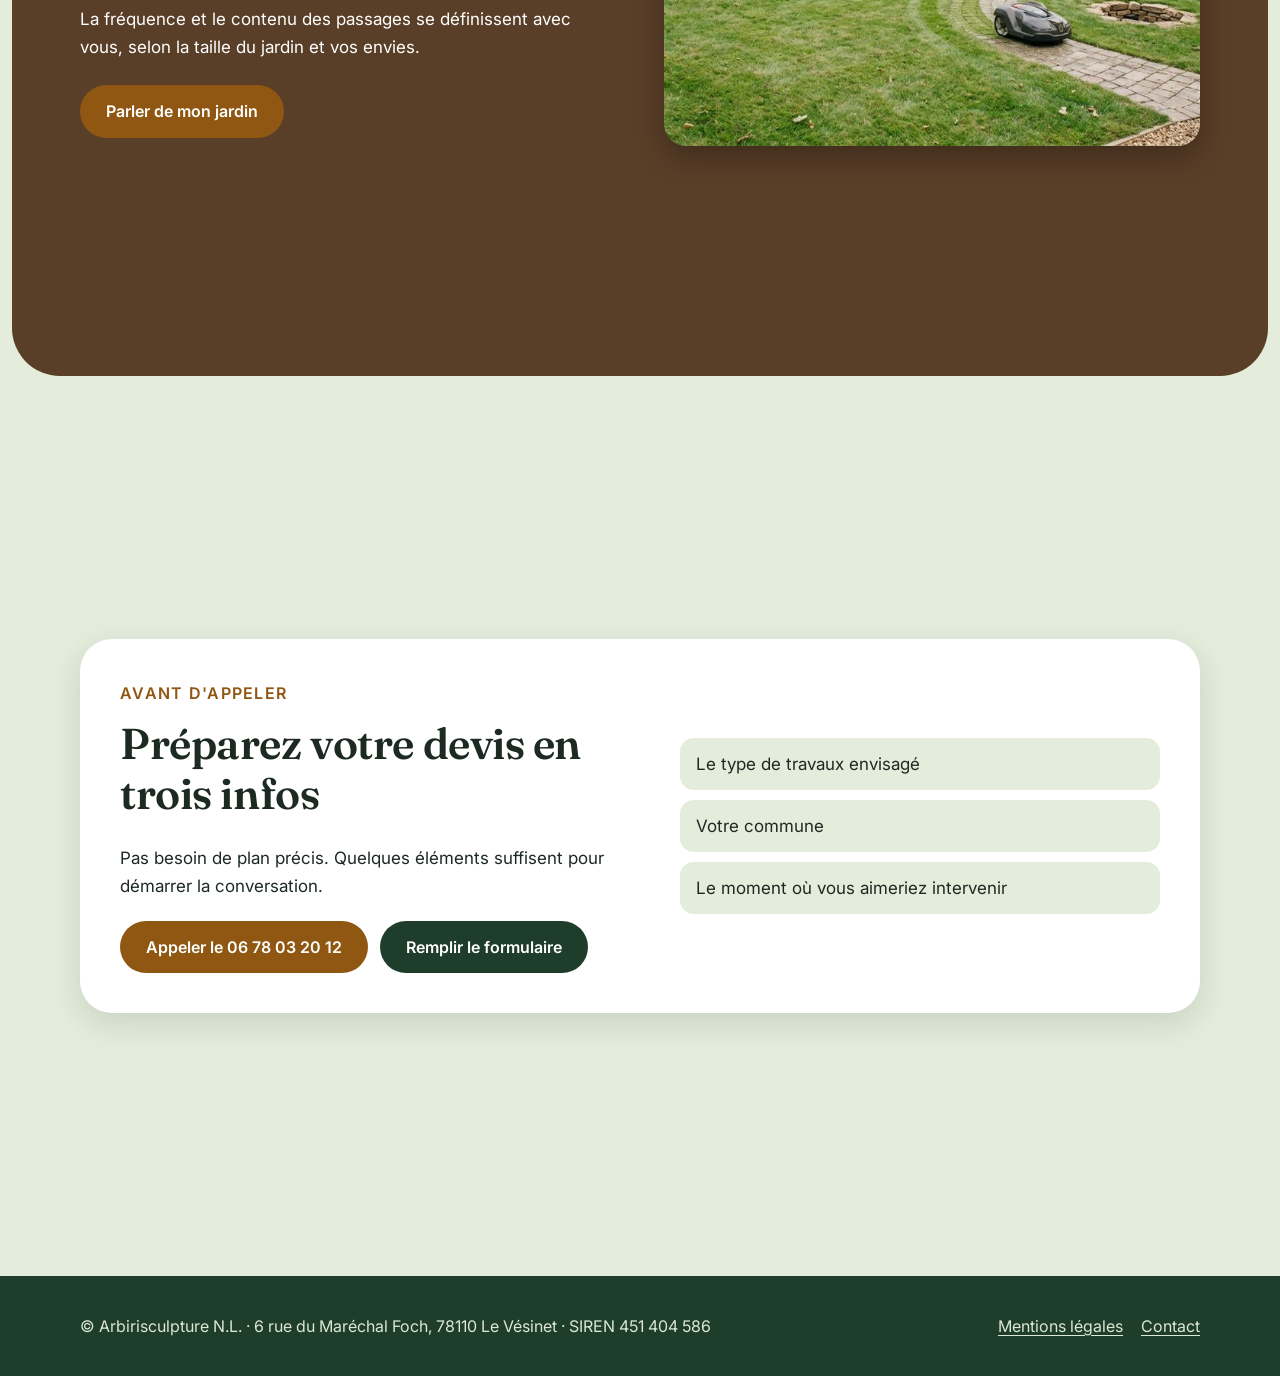
<file: prestations.html>
<!DOCTYPE html>
<html lang="fr">
<head>
<meta charset="utf-8">
<meta name="viewport" content="width=device-width, initial-scale=1">
<title>Prestations | Arbirisculpture N.L. au Vésinet</title>
<meta name="description" content="Prestations d'Arbirisculpture N.L. au Vésinet : arbres, terrasses, allées, murets en pierre et entretien de jardin.">
<meta name="robots" content="noindex, nofollow">
<link rel="icon" href="data:image/svg+xml,%3Csvg xmlns='http://www.w3.org/2000/svg' viewBox='0 0 64 64'%3E%3Crect width='64' height='64' rx='14' fill='%231f3d2b'/%3E%3Cpath d='M32 50V30M32 30c-9 0-14-6-14-14 9 0 14 6 14 14zm0 6c8 0 12-5 12-12-8 0-12 5-12 12z' fill='none' stroke='%23f0c98a' stroke-width='4' stroke-linecap='round' stroke-linejoin='round'/%3E%3C/svg%3E">
<link rel="preconnect" href="https://fonts.googleapis.com"><link rel="preconnect" href="https://fonts.gstatic.com" crossorigin>
<link rel="stylesheet" href="https://fonts.googleapis.com/css2?family=Fraunces:wght@600&family=Inter:wght@400;500;600&display=swap">
<link rel="stylesheet" href="css/style.css">
</head>
<body>
<header class="site-header">
<div class="wrap nav">
<a class="logo" href="https://webaunet.github.io/arbirisculpture-nl/" aria-label="Arbirisculpture N.L., accueil"><b>Arbirisculpture</b><small>N.L. · Le Vésinet</small></a>
<nav aria-label="Navigation principale">
<ul class="menu" id="menu">
<li><a href="index.html">Accueil</a></li>
<li><a href="prestations.html" aria-current="page">Prestations</a></li>
<li><a href="entreprise.html">L'entreprise</a></li>
<li><a href="contact.html">Contact</a></li>
</ul>
</nav>
<div class="nav-r">
<a class="tel" href="tel:+33678032012" aria-label="Appeler le 06 78 03 20 12"><svg width="18" height="18" viewBox="0 0 24 24" fill="none" stroke="currentColor" stroke-width="2" stroke-linecap="round" stroke-linejoin="round" aria-hidden="true"><path d="M22 16.9v3a2 2 0 0 1-2.2 2 19.8 19.8 0 0 1-8.6-3.1 19.5 19.5 0 0 1-6-6A19.8 19.8 0 0 1 2.1 4.2 2 2 0 0 1 4.1 2h3a2 2 0 0 1 2 1.7c.1 1 .4 1.9.7 2.8a2 2 0 0 1-.5 2.1L8 9.9a16 16 0 0 0 6 6l1.3-1.3a2 2 0 0 1 2.1-.4c.9.3 1.8.6 2.8.7a2 2 0 0 1 1.7 2z"/></svg><span>06 78 03 20 12</span></a>
<button class="burger" type="button" aria-expanded="false" aria-controls="menu" aria-label="Ouvrir le menu"><span></span></button>
</div>
</div>
</header>

<main>
<section class="phead" aria-labelledby="t-p">
<div class="wrap">
<div>
<span class="eyebrow">Prestations</span>
<h1 id="t-p">Du pied d'arbre à la dernière dalle</h1>
<p class="lead">Arbres, pierre, bois, pelouse : les travaux d'un jardin se préparent ensemble. Voici les domaines dans lesquels Arbirisculpture N.L. peut intervenir.</p>
<div class="actions"><a class="btn btn-p" href="contact.html">Demander un devis</a><a class="btn btn-s" href="tel:+33678032012">Appeler maintenant</a></div>
</div>
<div class="mosaic">
<img src="images/elagage-demontage.jpg" alt="Arboriste grimpeur démontant un arbre au-dessus d'un jardin" width="1000" height="545">
<img src="images/allee-eclairee.jpg" alt="Allée dallée éclairée au crépuscule devant une maison en pierre" width="1000" height="545">
<img src="images/pelouse-entretien.jpg" alt="Pelouse tondue par un robot et massif fleuri devant une maison" width="1000" height="545">
</div>
</div>
</section>

<section class="sec bg-sauge" id="arbres" aria-labelledby="t-arb">
<div class="wrap split">
<div class="photo"><img src="images/taille-reduction-arbre.jpg" alt="Arboriste dans la couronne d'un chêne après une taille de réduction" width="1000" height="545" loading="lazy"></div>
<div>
<span class="eyebrow">Arbres et végétal</span>
<h2 id="t-arb">Travailler avec l'arbre, pas contre lui</h2>
<p>Un arbre est souvent l'élément le plus ancien d'un jardin. Taille, élagage, réduction : l'intervention se décide sur place, en fonction de l'arbre, de son environnement et de ce que vous attendez de lui.</p>
<ul class="check"><li>Évaluation du besoin avant toute intervention</li><li>Travail au sol ou en hauteur selon la configuration du terrain</li><li>Chantier laissé propre à la fin de l'intervention</li></ul>
</div>
</div>
</section>

<section class="sec bg-creme" id="pierre-bois" aria-labelledby="t-pb">
<div class="wrap">
<span class="eyebrow">Pierre, bois et circulations</span>
<h2 id="t-pb">Construire les espaces où l'on vit dehors</h2>
<p>Un jardin se pratique autant qu'il se regarde. Ces trois types d'ouvrages en dessinent les usages.</p>
<div class="trio">
<article class="tcard"><img src="images/terrasse-bois.jpg" alt="Pose d'une terrasse en bois le long d'une maison en pierre" width="1000" height="545" loading="lazy"><div><h3>Terrasses</h3><p>Une terrasse bien placée prolonge la maison : orientation, matériau et niveaux se choisissent avec vous.</p></div></article>
<article class="tcard"><img src="images/allee-dallee-jardin.jpg" alt="Allée en dalles de pierre bordée d'un muret fleuri" width="1000" height="545" loading="lazy"><div><h3>Allées et cheminements</h3><p>Dalles, pavés ou autre revêtement : un tracé simple, durable et agréable à parcourir.</p></div></article>
<article class="tcard"><img src="images/muret-pierre-seche.jpg" alt="Muret en pierre naturelle et escalier autour d'un massif" width="1000" height="545" loading="lazy"><div><h3>Murets et escaliers</h3><p>Pierre naturelle, soutènement, marches : la maçonnerie paysagère qui structure un terrain en pente.</p></div></article>
</div>
</div>
</section>

<section class="bg-sauge" aria-labelledby="t-ent">
<div class="bark">
<div class="wrap split rev">
<div class="photo"><img src="images/pelouse-entretien.jpg" alt="Jardin entretenu avec pelouse rayée et massif en bordure" width="1000" height="545" loading="lazy"></div>
<div>
<span class="eyebrow">Entretien</span>
<h2 id="t-ent">Un jardin réussi se garde en forme</h2>
<p>Création terminée, le travail continue : pelouse, massifs, taille des haies. Un entretien régulier évite les gros chantiers de remise en état.</p>
<p>La fréquence et le contenu des passages se définissent avec vous, selon la taille du jardin et vos envies.</p>
<div class="actions" style="margin-top:1.4em"><a class="btn btn-p" href="contact.html">Parler de mon jardin</a></div>
</div>
</div>
</div>
</section>

<section class="strip" aria-labelledby="t-str">
<div class="wrap strip-in">
<div>
<span class="eyebrow">Avant d'appeler</span>
<h2 id="t-str">Préparez votre devis en trois infos</h2>
<p>Pas besoin de plan précis. Quelques éléments suffisent pour démarrer la conversation.</p>
<div class="actions" style="margin-top:1.2em"><a class="btn btn-p" href="tel:+33678032012">Appeler le 06 78 03 20 12</a><a class="btn btn-v" href="contact.html">Remplir le formulaire</a></div>
</div>
<ul><li>Le type de travaux envisagé</li><li>Votre commune</li><li>Le moment où vous aimeriez intervenir</li></ul>
</div>
</section>
</main>

<footer class="site-footer">
<div class="wrap foot">
<p>© Arbirisculpture N.L. · 6 rue du Maréchal Foch, 78110 Le Vésinet · SIREN 451 404 586</p>
<nav aria-label="Pied de page"><a href="mentions-legales.html">Mentions légales</a><a href="contact.html">Contact</a></nav>
</div>
</footer>
<script src="js/main.js"></script>
</body>
</html>
</file>
<file: css/style.css>
:root{--vert:#1f3d2b;--vert2:#2d5a3f;--sauge:#e4ecdc;--creme:#f8f4ea;--ocre:#b87420;--ocre-f:#8f5712;--ecorce:#5a3f28;--encre:#1d2a22;--blanc:#fff;--r:22px;--ombre:0 10px 30px rgba(31,61,43,.14);--h:72px}
*{box-sizing:border-box;margin:0;padding:0}
html{scroll-behavior:smooth;scroll-padding-top:calc(var(--h) + 8px)}
body{font-family:Inter,system-ui,-apple-system,"Segoe UI",Roboto,sans-serif;font-size:1.0625rem;line-height:1.65;color:var(--encre);background:var(--creme);-webkit-text-size-adjust:100%}
img{display:block;max-width:100%;height:auto}
a{color:inherit}
h1,h2,h3{font-family:Fraunces,Georgia,"Times New Roman",serif;line-height:1.15;font-weight:600;letter-spacing:-.01em}
h1{font-size:clamp(2.2rem,6vw,4rem)}
h2{font-size:clamp(1.8rem,4vw,2.7rem);margin-bottom:.6em}
h3{font-size:1.3rem;margin-bottom:.4em}
p+p{margin-top:1em}
.wrap{width:min(1120px,100% - 32px);margin-inline:auto}
.eyebrow{display:inline-block;font-size:1rem;font-weight:600;letter-spacing:.08em;text-transform:uppercase;color:var(--ocre-f);margin-bottom:.8em}
.btn{display:inline-flex;align-items:center;justify-content:center;gap:.5em;min-height:48px;padding:.7em 1.5em;border-radius:999px;font-weight:600;font-size:1rem;text-decoration:none;border:2px solid transparent;cursor:pointer;transition:transform .15s,background .15s,color .15s,box-shadow .15s}
.btn:hover{transform:translateY(-2px);box-shadow:var(--ombre)}
.btn:focus-visible,a:focus-visible,button:focus-visible{outline:3px solid var(--ocre);outline-offset:3px}
.btn-p{background:var(--ocre-f);color:var(--blanc)}
.btn-p:hover{background:#7a490d}
.btn-s{background:transparent;color:var(--blanc);border-color:rgba(255,255,255,.85)}
.btn-s:hover{background:var(--blanc);color:var(--vert)}
.btn-v{background:var(--vert);color:var(--blanc)}
.btn-v:hover{background:var(--vert2)}
/* header */
.site-header{position:sticky;top:0;z-index:50;background:var(--vert);color:var(--blanc);height:var(--h)}
.nav{display:flex;align-items:center;justify-content:space-between;gap:16px;height:var(--h)}
.logo{display:flex;flex-direction:column;text-decoration:none;line-height:1.1;min-height:44px;justify-content:center}
.logo b{font-family:Fraunces,Georgia,serif;font-size:1.45rem;font-weight:600}
.logo small{font-size:1rem;color:#cfe0c8}
.menu{display:flex;align-items:center;gap:6px;list-style:none}
.menu a{display:inline-flex;align-items:center;min-height:44px;padding:0 14px;border-radius:999px;text-decoration:none;font-weight:500;font-size:1rem}
.menu a:hover{background:rgba(255,255,255,.14)}
.menu a[aria-current=page]{background:var(--blanc);color:var(--vert)}
.nav-r{display:flex;align-items:center;gap:10px}
.tel{display:inline-flex;align-items:center;gap:8px;min-height:44px;padding:0 18px;border-radius:999px;background:var(--ocre-f);color:var(--blanc);text-decoration:none;font-weight:600;font-size:1rem;white-space:nowrap}
.tel:hover{background:#7a490d}
.burger{display:none;width:44px;height:44px;border:2px solid rgba(255,255,255,.7);border-radius:12px;background:transparent;color:var(--blanc);cursor:pointer;align-items:center;justify-content:center}
.burger span,.burger span::before,.burger span::after{display:block;width:20px;height:2px;background:currentColor;position:relative;content:"";transition:.2s}
.burger span::before{position:absolute;top:-6px}
.burger span::after{position:absolute;top:6px}
.burger[aria-expanded=true] span{background:transparent}
.burger[aria-expanded=true] span::before{top:0;transform:rotate(45deg)}
.burger[aria-expanded=true] span::after{top:0;transform:rotate(-45deg)}
@media (max-width:980px){
.burger{display:inline-flex}
.menu{position:absolute;left:0;right:0;top:var(--h);background:var(--vert);flex-direction:column;align-items:stretch;gap:0;padding:8px 16px 16px;display:none;border-top:1px solid rgba(255,255,255,.15)}
.menu.open{display:flex}
.menu a{min-height:48px;padding:0 12px;border-radius:12px}
.tel span{display:none}
.tel{width:44px;padding:0;justify-content:center}
}
@media (min-width:981px){.tel span{display:inline}}
/* sections */
section{position:relative}
.sec{min-height:100svh;display:flex;align-items:center;padding:72px 0}
.hero{min-height:calc(100svh - var(--h));color:var(--blanc);background:var(--vert);overflow:hidden;display:flex;align-items:center;padding:56px 0}
.hero>img{position:absolute;inset:0;width:100%;height:100%;object-fit:cover;object-position:50% 55%}
.hero::after{content:"";position:absolute;inset:0;background:linear-gradient(100deg,rgba(18,38,26,.88) 0%,rgba(18,38,26,.62) 55%,rgba(18,38,26,.25) 100%)}
.hero .wrap{position:relative;z-index:2}
.hero .eyebrow{color:#f0c98a}
.hero p.lead{max-width:36rem;font-size:1.2rem;margin:1em 0 1.6em}
.hero h1{max-width:14ch}
.actions{display:flex;flex-wrap:wrap;gap:12px}
.puces{display:flex;flex-wrap:wrap;gap:10px 22px;list-style:none;margin-top:2em;font-size:1rem}
.puces li::before{content:"";display:inline-block;width:10px;height:10px;border-radius:50%;background:#f0c98a;margin-right:8px}
.intro{background:var(--creme)}
.duo{display:grid;grid-template-columns:1.05fr 1fr;gap:48px;align-items:center}
.photo{border-radius:var(--r);overflow:hidden;box-shadow:var(--ombre);aspect-ratio:4/3.1}
.photo img{width:100%;height:100%;object-fit:cover}
.carte{background:var(--blanc);border-radius:var(--r);padding:32px;box-shadow:var(--ombre);border-left:6px solid var(--ocre)}
.faits{list-style:none;display:grid;gap:10px;margin-top:1.2em}
.faits li{display:flex;gap:10px}
.faits li::before{content:"✓";color:var(--vert2);font-weight:700}
.services{background:var(--sauge)}
.grille{display:grid;grid-template-columns:repeat(4,1fr);gap:20px;margin-top:2em}
.svc{background:var(--blanc);border-radius:var(--r);overflow:hidden;box-shadow:var(--ombre);display:flex;flex-direction:column}
.svc img{aspect-ratio:4/3;width:100%;object-fit:cover}
.svc div{padding:20px}
.svc p{font-size:1rem}
.band{background:var(--sauge)}
.etapes{background:var(--vert);color:var(--blanc);border-radius:48px;margin:0 12px;min-height:calc(100svh - 24px);display:flex;align-items:center}
.etapes .sec{min-height:0;padding:56px 0}
.etapes .eyebrow{color:#f0c98a}
.band .sec{padding:72px 0}
.cartes{display:grid;grid-template-columns:repeat(4,1fr);gap:18px;margin-top:2em;list-style:none}
.cartes li{border-radius:var(--r);padding:26px 22px;min-height:230px}
.cartes li:nth-child(1){background:#f3d9a8;color:#3b2a10}
.cartes li:nth-child(2){background:#cfe3c4;color:#1d3524}
.cartes li:nth-child(3){background:#f1c9b3;color:#4a2412}
.cartes li:nth-child(4){background:#d7dcec;color:#232b4a}
.cartes svg{width:44px;height:44px;margin-bottom:12px;stroke:currentColor;fill:none;stroke-width:1.8;stroke-linecap:round;stroke-linejoin:round}
.cartes p{font-size:1rem}
.cta{background:var(--creme)}
.cta-box{background:var(--ecorce);color:var(--blanc);border-radius:36px;padding:56px 40px;display:grid;grid-template-columns:1.2fr 1fr;gap:32px;align-items:center}
.cta-box .eyebrow{color:#f0c98a}
.cta-box ul{list-style:none;display:grid;gap:12px}
.cta-box li a{display:flex;align-items:center;min-height:48px;padding:0 18px;border-radius:14px;background:rgba(255,255,255,.12);text-decoration:none;font-weight:600}
.cta-box li a:hover{background:rgba(255,255,255,.22)}
.cta-box li span{display:block;font-size:1rem;opacity:.85;font-weight:400;margin-right:10px}
/* footer */
.site-footer{background:var(--vert);color:#dbe8d3;padding:28px 0;font-size:1rem}
.foot{display:flex;flex-wrap:wrap;justify-content:space-between;align-items:center;gap:12px 24px}
.foot a{display:inline-flex;align-items:center;min-height:44px;text-decoration:underline;text-underline-offset:3px}
.foot nav{display:flex;flex-wrap:wrap;gap:4px 18px}
@media (max-width:980px){
.duo,.cta-box{grid-template-columns:1fr}
.grille,.cartes{grid-template-columns:repeat(2,1fr)}
.sec{min-height:0;padding:64px 0}
.hero{min-height:calc(100svh - var(--h))}
.etapes{border-radius:32px;min-height:0}
.cta-box{padding:36px 24px}
}
@media (max-width:560px){
.grille,.cartes{grid-template-columns:1fr;gap:12px}
.svc{flex-direction:row}
.svc img{width:42%;aspect-ratio:auto;height:auto;min-height:130px}
.svc div{padding:14px;flex:1}
.cartes li{min-height:0;padding:16px 18px;display:grid;grid-template-columns:44px 1fr;column-gap:14px}
.cartes svg{grid-row:1/3;width:36px;height:36px;margin:0}
.cartes h3{margin:0}
.etapes .sec{padding:40px 0}
.services.sec,.sec{padding:48px 0}
.carte{padding:24px}
.actions .btn{width:100%}
}
@media (prefers-color-scheme:dark){
:root{--creme:#16221b;--sauge:#1d2e23;--encre:#e9efe5;--blanc:#fff}
.carte,.svc{background:#223629}
.eyebrow{color:#f0c98a}
.btn-p{background:#b87420}
.band{background:var(--sauge)}
}
@media (prefers-reduced-motion:reduce){*{transition:none!important;scroll-behavior:auto!important}}
/* pages internes */
.phead{background:var(--vert);color:var(--blanc);min-height:calc(100svh - var(--h));display:flex;align-items:center;padding:56px 0;overflow:hidden}
.phead .wrap{display:grid;grid-template-columns:1.05fr 1fr;gap:48px;align-items:center}
.phead .eyebrow{color:#f0c98a}
.phead p.lead{font-size:1.15rem;margin:1em 0 1.5em;max-width:34rem}
.mosaic{display:grid;grid-template-columns:1.25fr 1fr;grid-template-rows:1fr 1fr;gap:14px;height:min(480px,62svh);min-height:300px}
.mosaic img{width:100%;height:100%;object-fit:cover;border-radius:var(--r);box-shadow:0 12px 30px rgba(0,0,0,.28)}
.mosaic img:first-child{grid-row:1/3}
.split{display:grid;grid-template-columns:1fr 1fr;gap:48px;align-items:center}
.split.rev .photo{order:2}
.check{list-style:none;display:grid;gap:12px;margin-top:1.2em}
.check li{display:flex;gap:12px}
.check li::before{content:"";flex:none;width:22px;height:22px;margin-top:3px;border-radius:50%;background:var(--vert2) url("data:image/svg+xml,%3Csvg xmlns='http://www.w3.org/2000/svg' viewBox='0 0 24 24' fill='none' stroke='white' stroke-width='3.2' stroke-linecap='round' stroke-linejoin='round'%3E%3Cpath d='M5 12.5l4.5 4.5L19 7.5'/%3E%3C/svg%3E") center/14px no-repeat}
.trio{display:grid;grid-template-columns:repeat(3,1fr);gap:20px;margin-top:2em}
.tcard{border-radius:var(--r);overflow:hidden;background:var(--blanc);box-shadow:var(--ombre)}
.tcard img{width:100%;aspect-ratio:4/3;object-fit:cover}
.tcard div{padding:20px}
.tcard p{font-size:1rem}
.bark{background:var(--ecorce);color:var(--blanc);border-radius:48px;margin:0 12px;min-height:calc(100svh - 24px);display:flex;align-items:center;padding:56px 0}
.bark .eyebrow{color:#f0c98a}
.bark .photo{box-shadow:0 12px 30px rgba(0,0,0,.3)}
.bg-sauge{background:var(--sauge)}
.bg-creme{background:var(--creme)}
.strip{background:var(--sauge);padding:72px 0;min-height:100svh;display:flex;align-items:center}
.strip .wrap{width:min(1120px,100% - 32px)}
.legal dd a{display:inline-flex;align-items:center;min-height:44px}
.cc{display:grid;grid-template-columns:1fr 1fr;gap:16px;margin-top:2em;max-width:760px}
.cc .carte{padding:24px}
.form-sec{background:var(--creme);padding:72px 0;min-height:100svh;display:flex;align-items:center}
.form-sec .form-card{width:min(680px,100%);margin-inline:auto}
.strip-in{background:var(--blanc);border-radius:32px;padding:40px;box-shadow:var(--ombre);display:grid;grid-template-columns:1.1fr 1fr;gap:32px;align-items:center}
.strip-in ul{list-style:none;display:grid;gap:10px}
.strip-in li{padding:12px 16px;border-radius:14px;background:var(--sauge)}
.thead{background:var(--sauge);min-height:calc(100svh - var(--h));display:flex;align-items:center;padding:56px 0}
.thead .wrap{display:grid;grid-template-columns:1.1fr 1fr;gap:48px;align-items:center}
.fiche{display:grid;grid-template-columns:1fr 1fr;gap:12px}
.fiche div{border-radius:18px;padding:18px 20px}
.fiche div:nth-child(1){background:#f3d9a8;color:#3b2a10}
.fiche div:nth-child(2){background:#cfe3c4;color:#1d3524}
.fiche div:nth-child(3){background:#f1c9b3;color:#4a2412}
.fiche div:nth-child(4){background:#d7dcec;color:#232b4a}
.fiche dt{font-size:1rem;font-weight:500}
.fiche dd{font-family:Fraunces,Georgia,serif;font-size:1.35rem;font-weight:600;line-height:1.25}
.princ{display:grid;grid-template-columns:repeat(3,1fr);gap:28px;margin-top:2em}
.princ div{border-top:4px solid var(--ocre);padding-top:16px}
.bigtel{background:var(--vert);color:var(--blanc);border-radius:36px;padding:48px 40px;text-align:center;margin:0 12px}
.bigtel a.num{display:inline-flex;align-items:center;min-height:56px;font-family:Fraunces,Georgia,serif;font-size:clamp(1.8rem,5vw,3rem);font-weight:600;text-decoration:none;margin:.2em 0 .5em}
.bigtel a.num:hover{text-decoration:underline}
.bigtel .eyebrow{color:#f0c98a}
.contact-grid{display:grid;grid-template-columns:1.25fr 1fr;gap:40px;align-items:start}
.form-card{background:var(--blanc);color:#1d2a22;border-radius:28px;padding:36px;box-shadow:var(--ombre)}
.form-card h2{font-size:1.7rem;color:#1f3d2b}
.fld{margin-top:18px}
.fld label{display:block;font-weight:600;margin-bottom:6px;font-size:1rem}
.fld input,.fld select,.fld textarea{width:100%;min-height:48px;padding:10px 14px;font:inherit;font-size:1rem;color:#1d2a22;background:#fff;border:2px solid #7d8f83;border-radius:14px}
.fld textarea{min-height:120px;resize:vertical}
.fld input:focus-visible,.fld select:focus-visible,.fld textarea:focus-visible{outline:3px solid var(--ocre);outline-offset:2px;border-color:var(--ocre-f)}
.fld [aria-invalid=true]{border-color:#a12b1d}
.err{color:#a12b1d;font-size:1rem;margin-top:6px;min-height:0}
.opt{font-weight:400;color:#4b5c52}
.form-card .btn{margin-top:24px;width:100%}
.recap{margin-top:22px;border-radius:20px;background:#e4ecdc;color:#1d2a22;padding:22px}
.recap h3{color:#1f3d2b}
.recap pre{white-space:pre-wrap;font:inherit;font-size:1rem;background:#fff;border-radius:12px;padding:14px;margin:12px 0 16px;user-select:all}
.recap .actions .btn{margin-top:0;width:auto;flex:1 1 150px}
.recap .btn-c{background:#fff;color:#1f3d2b;border-color:#1f3d2b}
.recap .btn-c:hover{background:#1f3d2b;color:#fff}
.side{display:grid;gap:16px}
.side .carte{padding:26px}
.side a.tl{font-family:Fraunces,Georgia,serif;font-size:1.6rem;font-weight:600;text-decoration:none;display:inline-flex;align-items:center;min-height:48px}
.side a.tl:hover{text-decoration:underline}
.legal{max-width:780px}
.legal h2{font-size:1.5rem;margin:1.6em 0 .5em}
.legal h1{margin-bottom:.4em}
.legal dl{display:grid;grid-template-columns:max-content 1fr;gap:6px 22px}
.legal dt{font-weight:600}
.legal .note{margin-top:2em;padding:16px 20px;border-radius:16px;background:var(--sauge)}
@media (max-width:980px){
.phead,.thead{min-height:0;padding:48px 0}
.phead .wrap,.thead .wrap,.split,.contact-grid,.strip-in{grid-template-columns:1fr;gap:28px}
.split.rev .photo{order:0}
.trio,.princ{grid-template-columns:1fr 1fr}
.bark{min-height:0;border-radius:32px;padding:44px 0}
.mosaic{height:340px}
.strip{padding:48px 0;min-height:0}
.form-sec{padding:48px 0;min-height:0}
.cc{grid-template-columns:1fr}
.form-card{padding:26px}
}
@media (max-width:560px){
.trio,.princ,.fiche{grid-template-columns:1fr}
.trio{gap:12px}
.tcard{display:flex}
.tcard img{width:42%;aspect-ratio:auto;min-height:130px}
.tcard div{padding:14px;flex:1}
.mosaic{height:260px;gap:10px}
.strip-in,.bigtel{padding:28px 20px}
.legal dl{grid-template-columns:1fr}
.recap .actions .btn{width:100%;flex-basis:100%}
}
@media (prefers-color-scheme:dark){
.tcard,.strip-in{background:#223629}
.strip-in li{background:#2b4533}
.legal .note{background:#1d2e23}
.thead{background:var(--sauge)}
.cartes li,.fiche div{color:#1d2a22}
}
</file>
